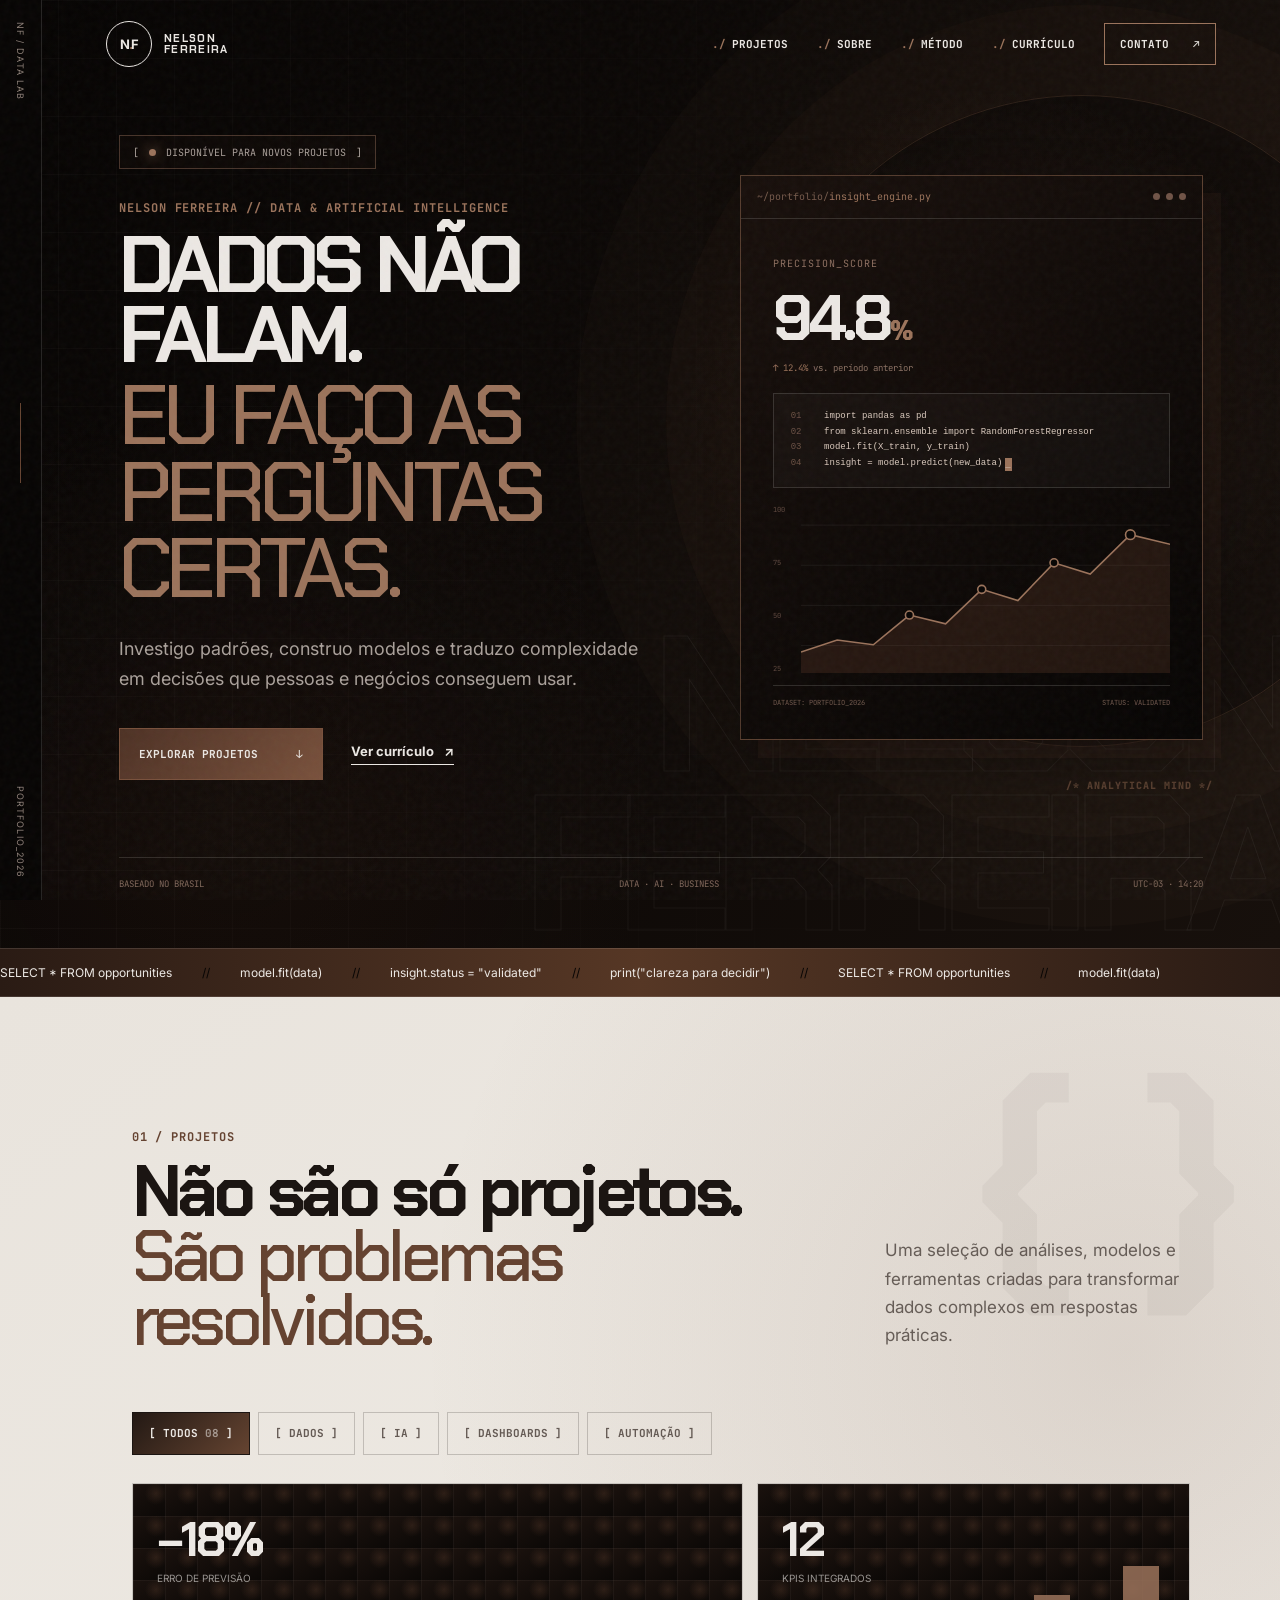
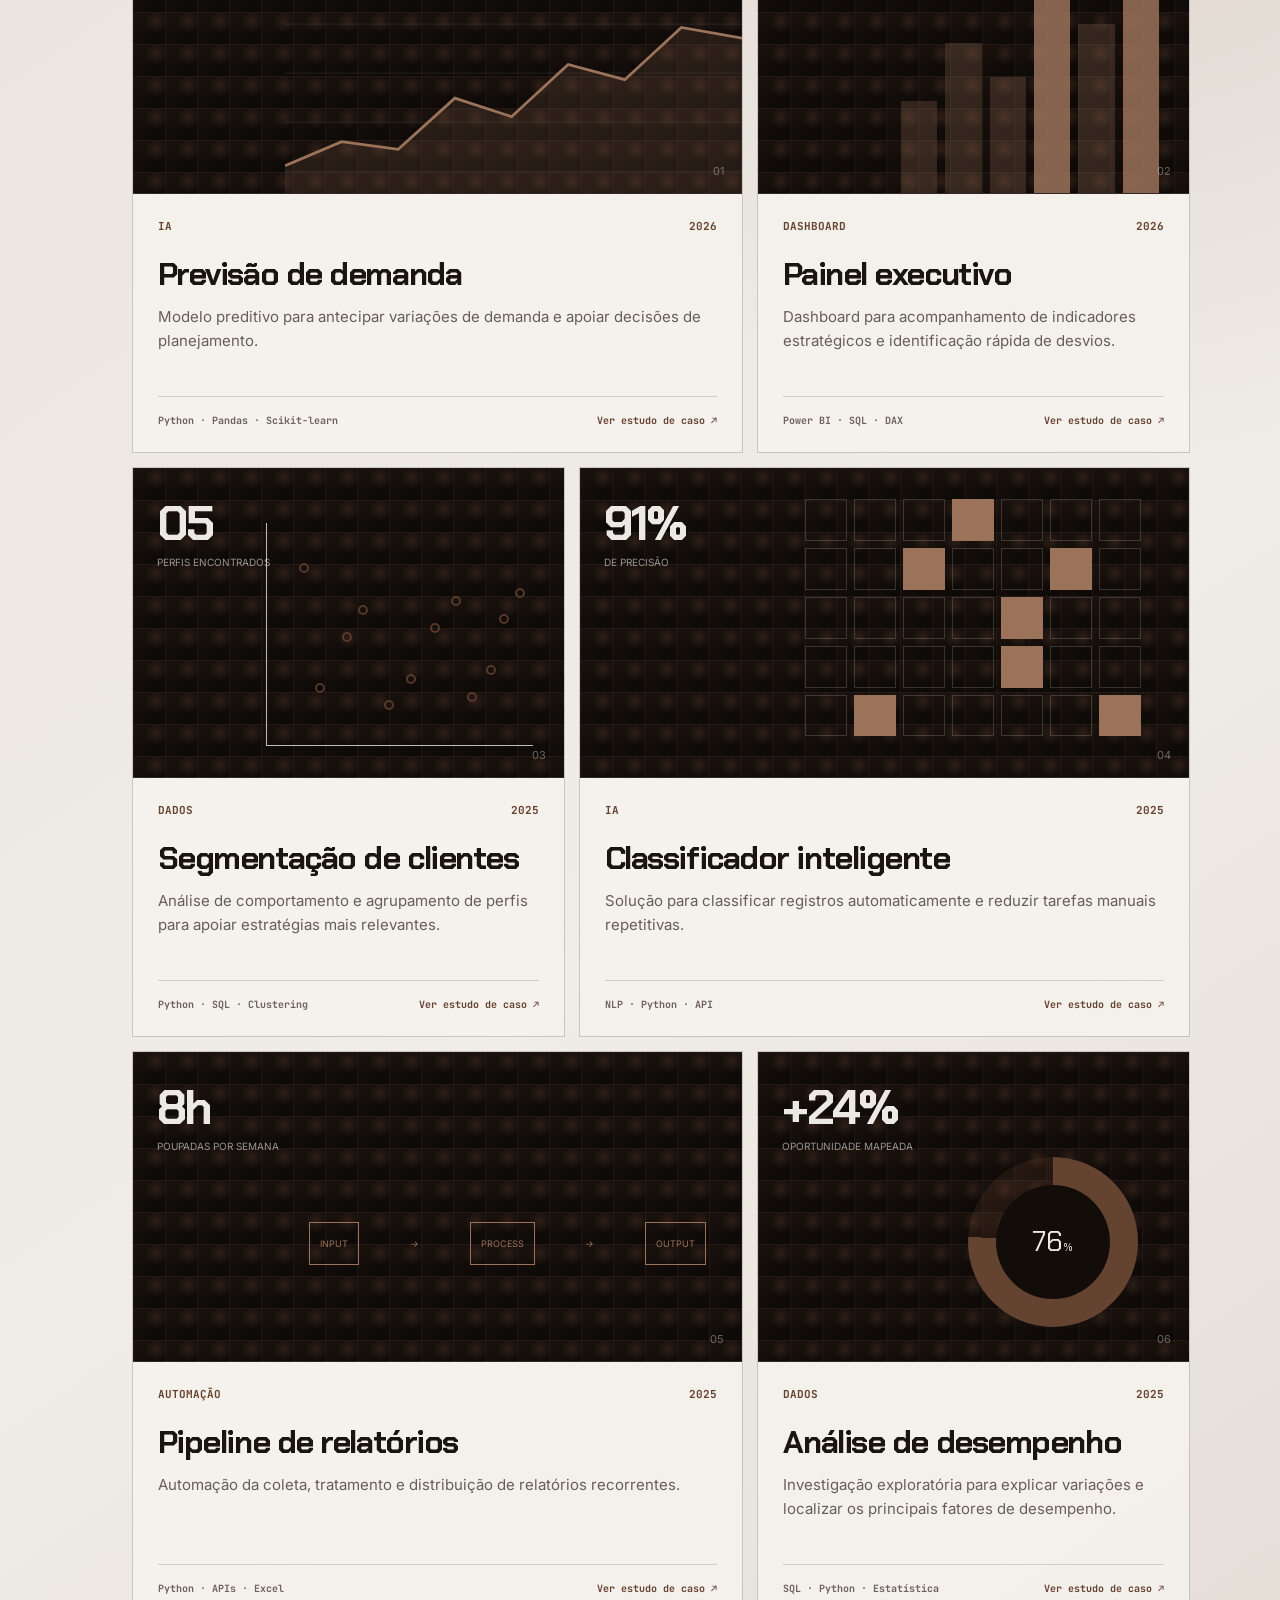
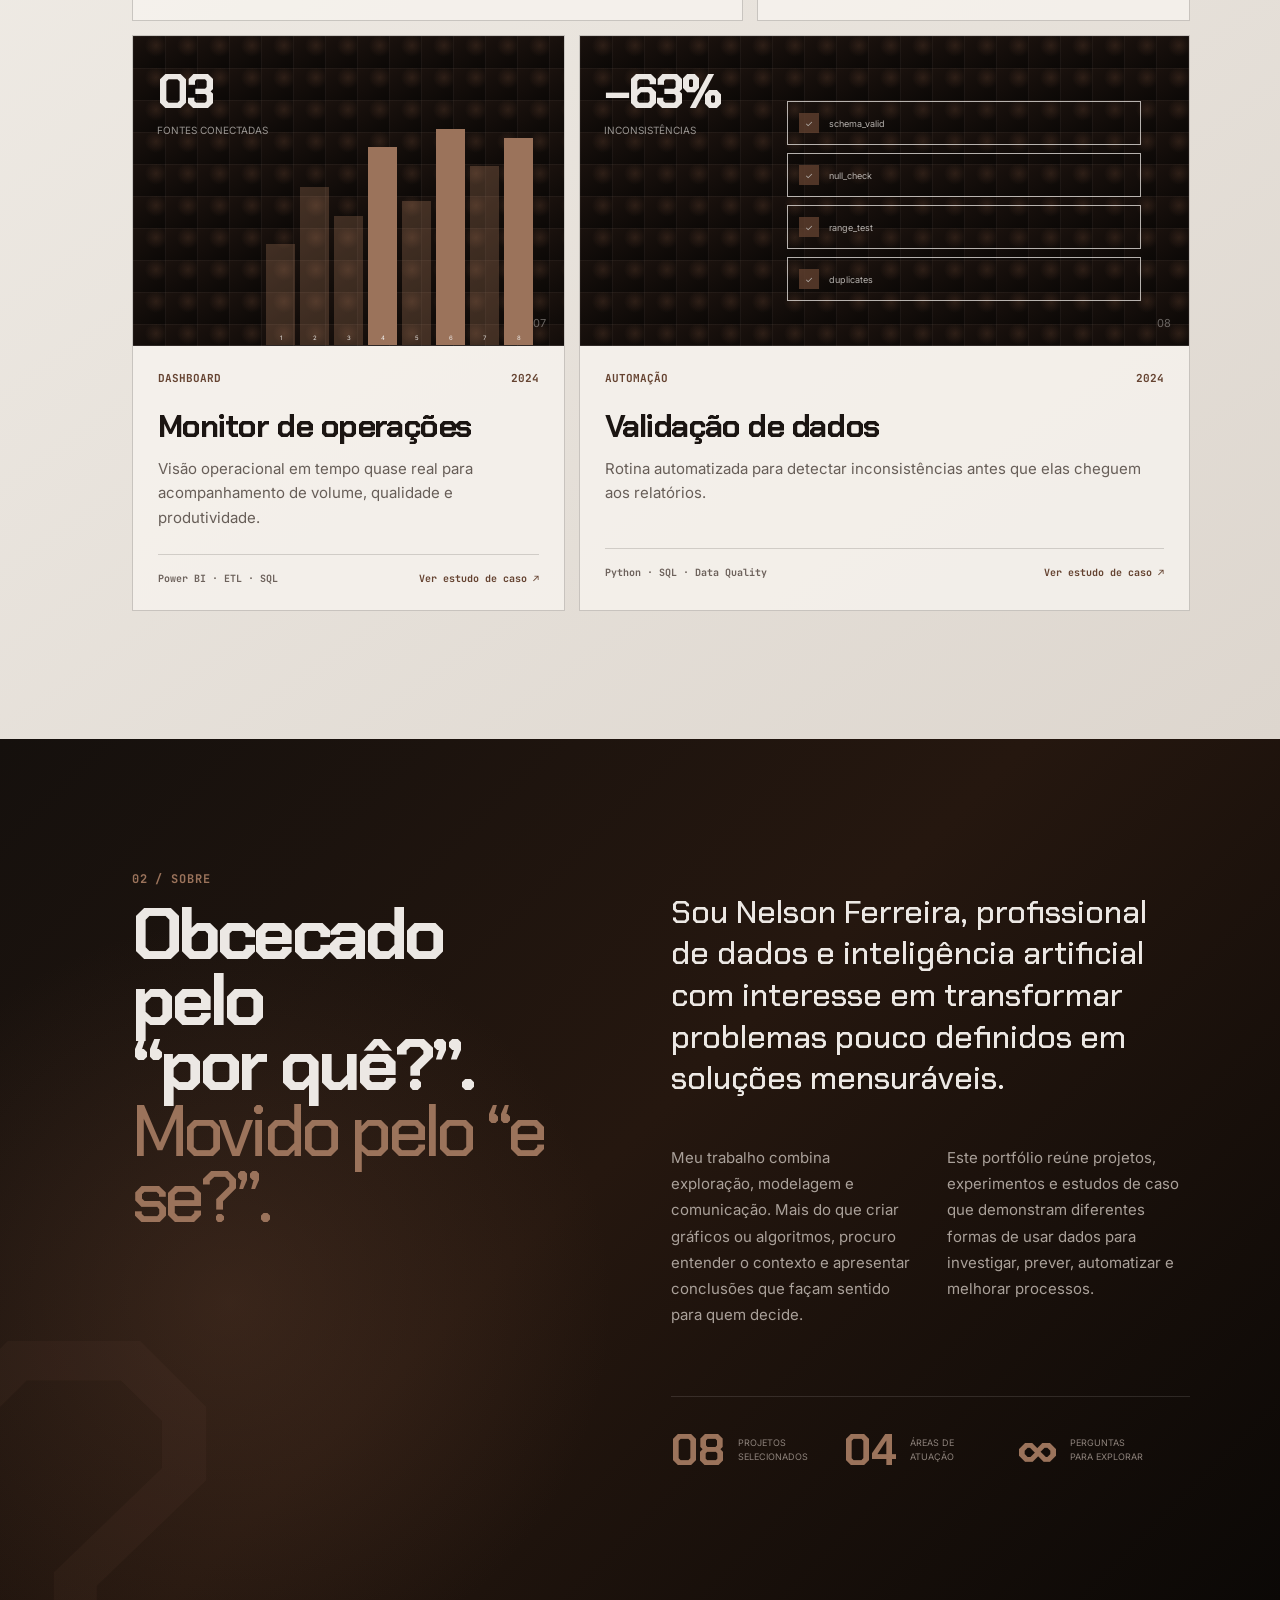
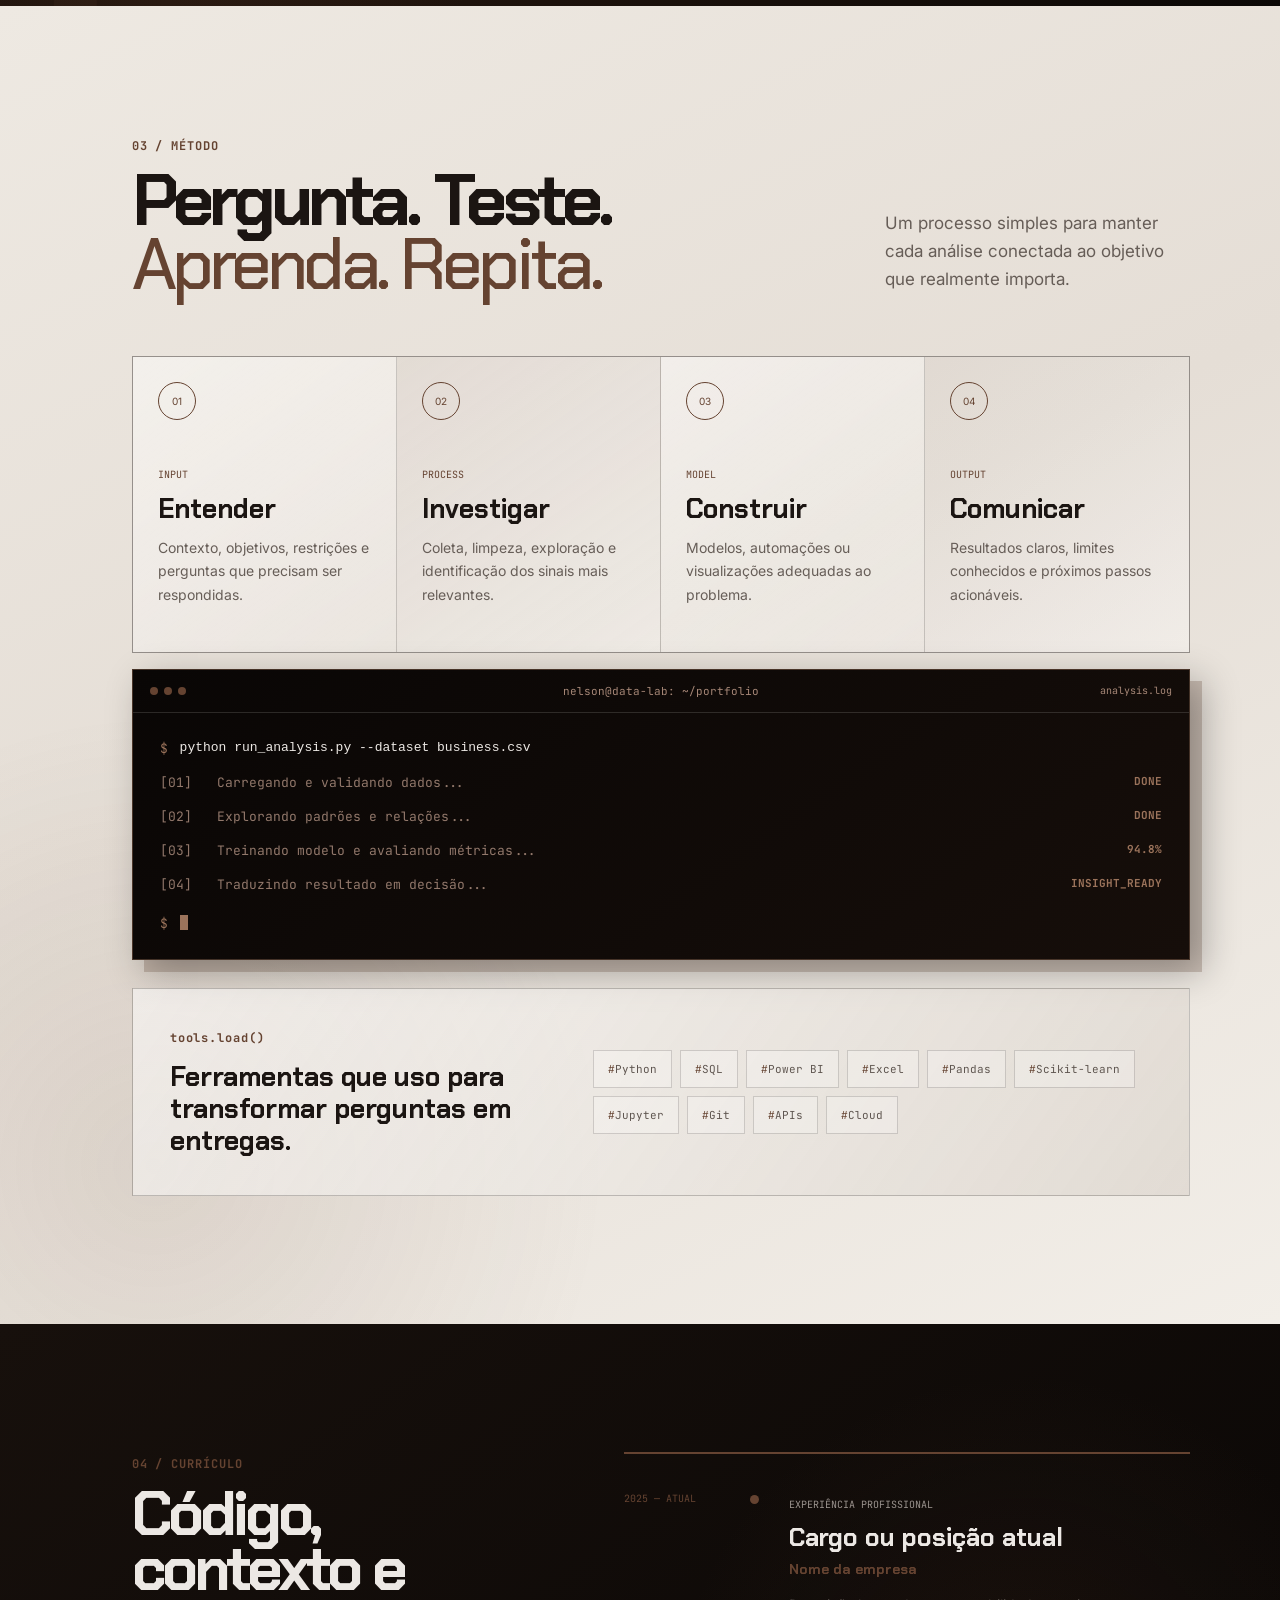
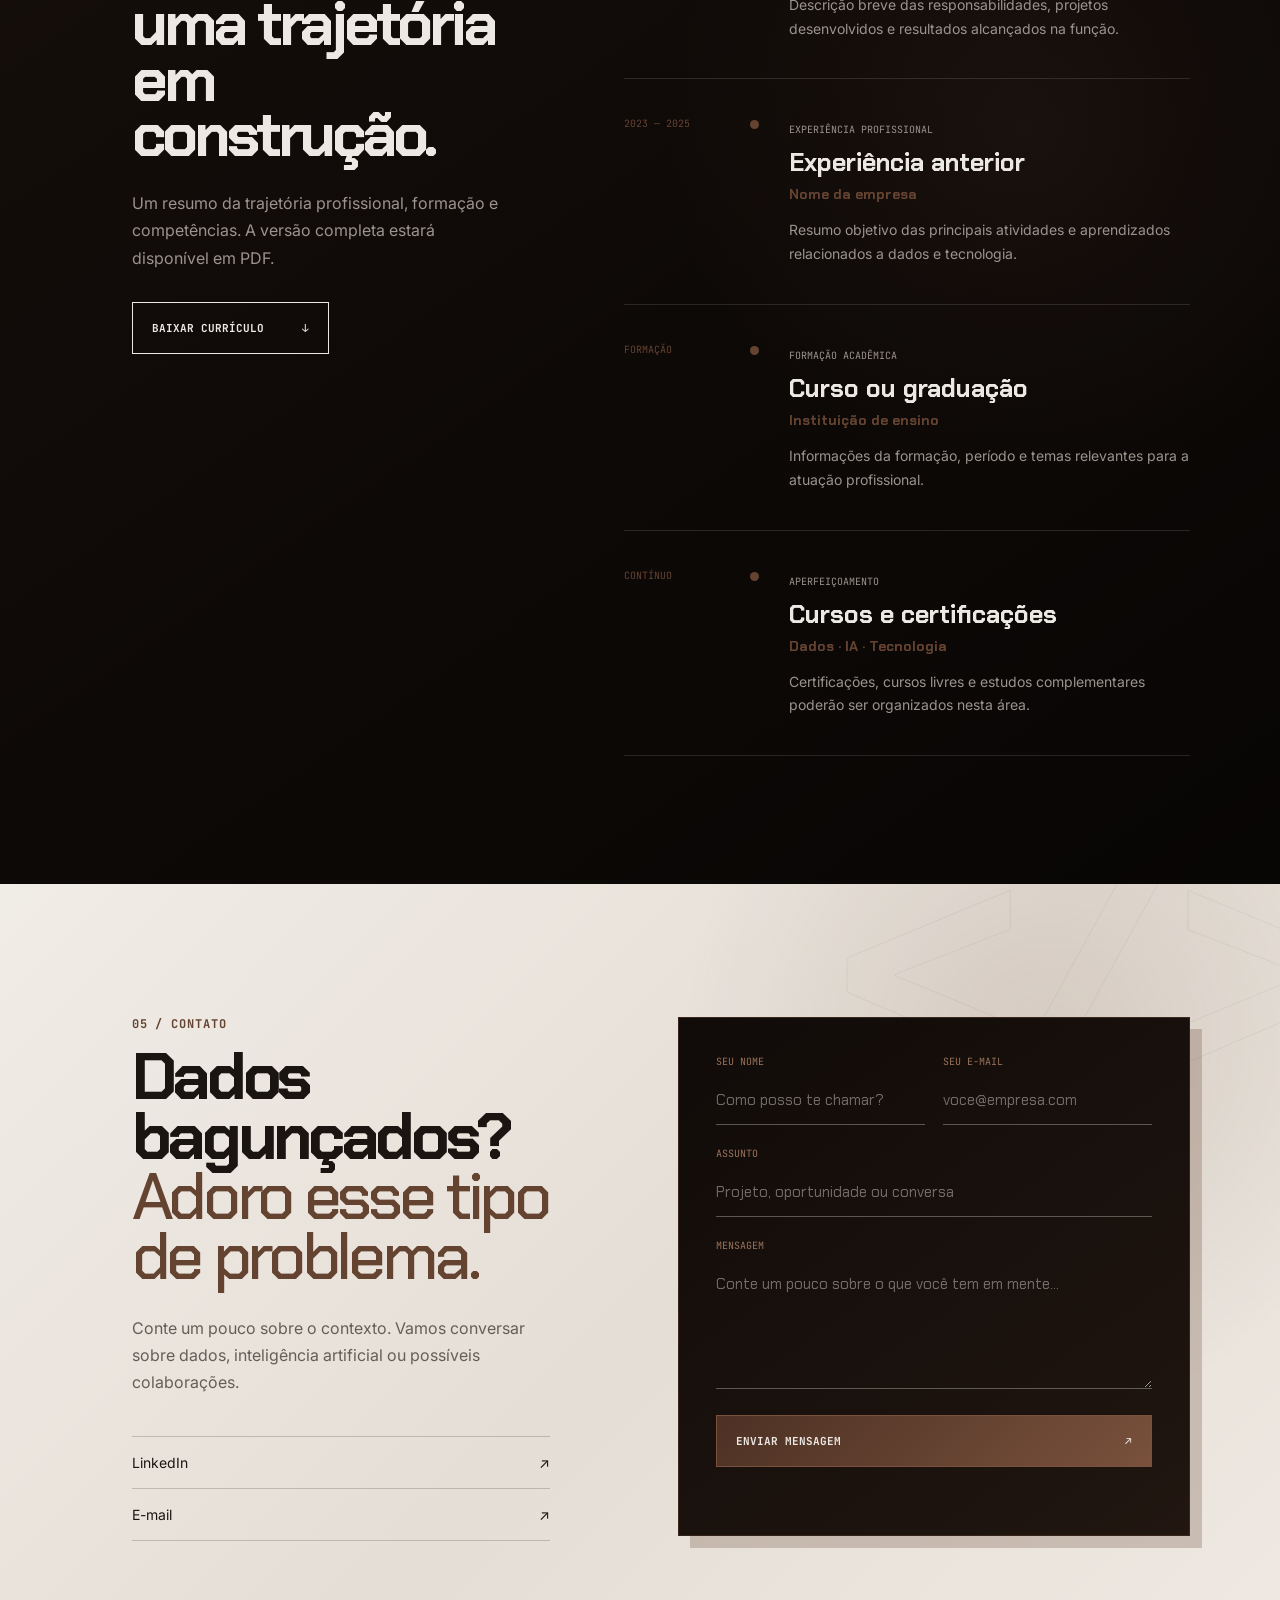
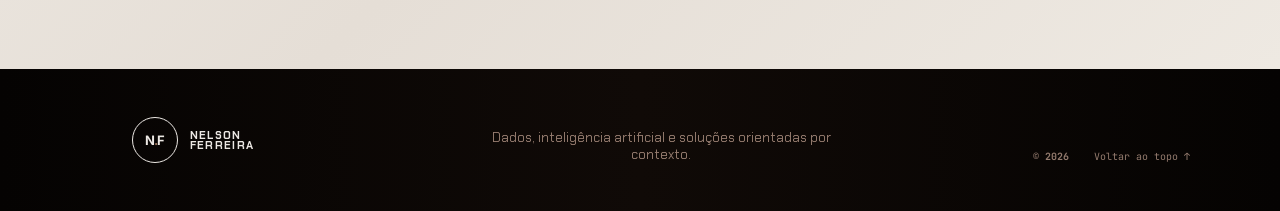
<file: index.html>
<!doctype html>
<html lang="pt-BR">
  <head>
    <meta charset="UTF-8" />
    <meta name="viewport" content="width=device-width, initial-scale=1.0" />
    <meta name="description" content="Portfólio de Nelson Ferreira — Análise de Dados e Inteligência Artificial." />
    <meta name="theme-color" content="#1f1713" />
    <title>Nelson Ferreira — Dados & Inteligência Artificial</title>
    <link rel="preconnect" href="https://fonts.googleapis.com" />
    <link rel="preconnect" href="https://fonts.gstatic.com" crossorigin />
    <link href="https://fonts.googleapis.com/css2?family=Chakra+Petch:wght@400;500;600;700&family=Inter:wght@400;500;600;700&family=JetBrains+Mono:wght@400;500;600;700&display=swap" rel="stylesheet" />
    <link rel="stylesheet" href="style.css" />
  </head>
  <body>
    <div class="boot-screen" id="bootScreen" aria-hidden="true"><div><span>NF.OS</span><strong>Inicializando portfólio</strong><p id="bootLog">carregando projetos...</p><i></i></div></div>
    <div class="custom-cursor" id="customCursor" aria-hidden="true"><span>VIEW</span></div>
    <aside class="system-rail" aria-hidden="true"><span>NF / DATA LAB</span><i></i><small>PORTFOLIO_2026</small></aside>
    <div class="noise" aria-hidden="true"></div>
    <div class="scroll-progress" id="scrollProgress" aria-hidden="true"></div>

    <header class="site-header" id="siteHeader">
      <a class="logo" href="#inicio" aria-label="Nelson Ferreira — início">
        <span class="logo__mark">N<span>.</span>F</span>
        <span class="logo__text">NELSON<br />FERREIRA</span>
      </a>

      <button class="nav-toggle" id="navToggle" type="button" aria-label="Abrir menu" aria-expanded="false" aria-controls="mainNav">
        <span></span><span></span>
      </button>

      <nav class="main-nav" id="mainNav">
        <a href="#projetos">Projetos</a>
        <a href="#sobre">Sobre</a>
        <a href="#metodo">Método</a>
        <a href="#curriculo">Currículo</a>
        <a class="nav-contact" href="#contato">Contato <span>↗</span></a>
      </nav>
      <button class="nav-backdrop" id="navBackdrop" type="button" aria-label="Fechar menu" tabindex="-1"></button>
    </header>

    <main>
      <section class="hero" id="inicio">
        <div class="hero__copy reveal">
          <div class="availability"><i></i> Disponível para novos projetos</div>
          <p class="eyebrow">NELSON FERREIRA // DATA & ARTIFICIAL INTELLIGENCE</p>
          <h1>Dados não falam.<br /><em>Eu faço as perguntas certas.</em></h1>
          <p class="hero__lead">Investigo padrões, construo modelos e traduzo complexidade em decisões que pessoas e negócios conseguem usar.</p>
          <div class="hero__actions">
            <a class="button button--dark" href="#projetos">Explorar projetos <span>↓</span></a>
            <a class="text-link" href="#curriculo">Ver currículo <span>↗</span></a>
          </div>
        </div>

        <div class="hero-signature reveal" aria-hidden="true"><span>NELSON</span><i>/* ANALYTICAL MIND */</i><strong>FERREIRA</strong></div>

        <div class="hero-visual reveal" aria-label="Visualização abstrata de dados">
          <div class="hero-visual__bar">
            <span>insight_engine.py</span>
            <div><i></i><i></i><i></i></div>
          </div>
          <div class="hero-visual__body">
            <div class="metric">
              <span>PRECISION_SCORE</span>
              <strong>94.8<small>%</small></strong>
              <p><i>↑ 12.4%</i> vs. período anterior</p>
            </div>
            <pre class="hero-code"><code><span>01</span> import pandas as pd
<span>02</span> from sklearn.ensemble import RandomForestRegressor
<span>03</span> model.fit(X_train, y_train)
<span>04</span> insight = model.predict(new_data)<i>_</i></code></pre>
            <div class="chart-wrap">
              <div class="chart-axis"><span>100</span><span>75</span><span>50</span><span>25</span></div>
              <svg viewBox="0 0 460 210" role="img" aria-label="Gráfico de evolução">
                <defs>
                  <linearGradient id="areaBrown" x1="0" y1="0" x2="0" y2="1">
                    <stop offset="0" stop-color="#8b5e45" stop-opacity=".34" />
                    <stop offset="1" stop-color="#8b5e45" stop-opacity="0" />
                  </linearGradient>
                </defs>
                <path class="chart-grid" d="M0 25H460M0 75H460M0 125H460M0 175H460" />
                <path class="chart-area" d="M0 183 L45 168 L90 174 L135 137 L180 148 L225 105 L270 119 L315 72 L360 86 L410 37 L460 49 L460 210 L0 210Z" />
                <path class="chart-line" d="M0 183 L45 168 L90 174 L135 137 L180 148 L225 105 L270 119 L315 72 L360 86 L410 37 L460 49" />
                <g class="chart-points"><circle cx="135" cy="137" r="5" /><circle cx="225" cy="105" r="5" /><circle cx="315" cy="72" r="5" /><circle cx="410" cy="37" r="6" /></g>
              </svg>
            </div>
            <div class="hero-visual__footer"><span>DATASET: PORTFOLIO_2026</span><span>STATUS: VALIDATED</span></div>
          </div>
        </div>

        <div class="hero__meta reveal">
          <span>BASEADO NO BRASIL</span>
          <span>DATA · AI · BUSINESS</span>
          <span id="localTime">UTC−03 · 00:00</span>
        </div>
      </section>

      <div class="code-ticker" aria-hidden="true">
        <div><span>SELECT * FROM opportunities</span><i>//</i><span>model.fit(data)</span><i>//</i><span>insight.status = "validated"</span><i>//</i><span>print("clareza para decidir")</span><i>//</i><span>SELECT * FROM opportunities</span><i>//</i><span>model.fit(data)</span></div>
      </div>

      <section class="projects section" id="projetos">
        <div class="section-head reveal">
          <div>
            <span class="section-index">01 / PROJETOS</span>
            <h2>Não são só projetos.<br /><em>São problemas resolvidos.</em></h2>
          </div>
          <p>Uma seleção de análises, modelos e ferramentas criadas para transformar dados complexos em respostas práticas.</p>
        </div>

        <div class="filter-row reveal" id="filterRow" aria-label="Filtrar projetos">
          <button class="is-active" type="button" data-filter="Todos">Todos <span>08</span></button>
          <button type="button" data-filter="Dados">Dados</button>
          <button type="button" data-filter="IA">IA</button>
          <button type="button" data-filter="Dashboard">Dashboards</button>
          <button type="button" data-filter="Automação">Automação</button>
        </div>

        <div class="projects-grid" id="projectsGrid"></div>
      </section>

      <section class="about section" id="sobre">
        <div class="about__intro reveal">
          <span class="section-index">02 / SOBRE</span>
          <h2>Obcecado pelo<br />“por quê?”.<br /><em>Movido pelo “e se?”.</em></h2>
        </div>
        <div class="about__content reveal">
          <p class="about__lead">Sou Nelson Ferreira, profissional de dados e inteligência artificial com interesse em transformar problemas pouco definidos em soluções mensuráveis.</p>
          <div class="about__columns">
            <p>Meu trabalho combina exploração, modelagem e comunicação. Mais do que criar gráficos ou algoritmos, procuro entender o contexto e apresentar conclusões que façam sentido para quem decide.</p>
            <p>Este portfólio reúne projetos, experimentos e estudos de caso que demonstram diferentes formas de usar dados para investigar, prever, automatizar e melhorar processos.</p>
          </div>
          <div class="about__stats">
            <article><strong>08</strong><span>PROJETOS<br />SELECIONADOS</span></article>
            <article><strong>04</strong><span>ÁREAS DE<br />ATUAÇÃO</span></article>
            <article><strong>∞</strong><span>PERGUNTAS<br />PARA EXPLORAR</span></article>
          </div>
        </div>
      </section>

      <section class="method section" id="metodo">
        <div class="section-head reveal">
          <div><span class="section-index">03 / MÉTODO</span><h2>Pergunta. Teste.<br /><em>Aprenda. Repita.</em></h2></div>
          <p>Um processo simples para manter cada análise conectada ao objetivo que realmente importa.</p>
        </div>

        <div class="method-flow reveal">
          <article><span>01</span><small>INPUT</small><h3>Entender</h3><p>Contexto, objetivos, restrições e perguntas que precisam ser respondidas.</p></article>
          <article><span>02</span><small>PROCESS</small><h3>Investigar</h3><p>Coleta, limpeza, exploração e identificação dos sinais mais relevantes.</p></article>
          <article><span>03</span><small>MODEL</small><h3>Construir</h3><p>Modelos, automações ou visualizações adequadas ao problema.</p></article>
          <article><span>04</span><small>OUTPUT</small><h3>Comunicar</h3><p>Resultados claros, limites conhecidos e próximos passos acionáveis.</p></article>
        </div>

        <div class="data-terminal reveal" aria-label="Terminal demonstrando fluxo de análise">
          <div class="data-terminal__bar"><div><i></i><i></i><i></i></div><span>nelson@data-lab: ~/portfolio</span><small>analysis.log</small></div>
          <div class="data-terminal__body">
            <div class="terminal-command"><span>$</span><code>python run_analysis.py --dataset business.csv</code></div>
            <div class="terminal-output"><span>[01]</span><p>Carregando e validando dados...</p><strong>DONE</strong></div>
            <div class="terminal-output"><span>[02]</span><p>Explorando padrões e relações...</p><strong>DONE</strong></div>
            <div class="terminal-output"><span>[03]</span><p>Treinando modelo e avaliando métricas...</p><strong>94.8%</strong></div>
            <div class="terminal-output"><span>[04]</span><p>Traduzindo resultado em decisão...</p><strong>INSIGHT_READY</strong></div>
            <div class="terminal-cursor"><span>$</span><i></i></div>
          </div>
        </div>

        <div class="stack reveal">
          <div class="stack__copy"><span class="code-label">tools.load()</span><h3>Ferramentas que uso para transformar perguntas em entregas.</h3></div>
          <div class="stack__list">
            <span>Python</span><span>SQL</span><span>Power BI</span><span>Excel</span><span>Pandas</span><span>Scikit-learn</span><span>Jupyter</span><span>Git</span><span>APIs</span><span>Cloud</span>
          </div>
        </div>
      </section>

      <section class="resume section" id="curriculo">
        <div class="resume__sticky reveal">
          <span class="section-index">04 / CURRÍCULO</span>
          <h2>Código, contexto e uma trajetória em construção.</h2>
          <p>Um resumo da trajetória profissional, formação e competências. A versão completa estará disponível em PDF.</p>
          <a class="button button--outline" href="#" aria-label="Baixar currículo em PDF">Baixar currículo <span>↓</span></a>
        </div>

        <div class="timeline reveal">
          <article>
            <div><span>2025 — ATUAL</span><i></i></div>
            <section><small>EXPERIÊNCIA PROFISSIONAL</small><h3>Cargo ou posição atual</h3><strong>Nome da empresa</strong><p>Descrição breve das responsabilidades, projetos desenvolvidos e resultados alcançados na função.</p></section>
          </article>
          <article>
            <div><span>2023 — 2025</span><i></i></div>
            <section><small>EXPERIÊNCIA PROFISSIONAL</small><h3>Experiência anterior</h3><strong>Nome da empresa</strong><p>Resumo objetivo das principais atividades e aprendizados relacionados a dados e tecnologia.</p></section>
          </article>
          <article>
            <div><span>FORMAÇÃO</span><i></i></div>
            <section><small>FORMAÇÃO ACADÊMICA</small><h3>Curso ou graduação</h3><strong>Instituição de ensino</strong><p>Informações da formação, período e temas relevantes para a atuação profissional.</p></section>
          </article>
          <article>
            <div><span>CONTÍNUO</span><i></i></div>
            <section><small>APERFEIÇOAMENTO</small><h3>Cursos e certificações</h3><strong>Dados · IA · Tecnologia</strong><p>Certificações, cursos livres e estudos complementares poderão ser organizados nesta área.</p></section>
          </article>
        </div>
      </section>

      <section class="contact section" id="contato">
        <div class="contact__copy reveal">
          <span class="section-index">05 / CONTATO</span>
          <h2>Dados bagunçados?<br /><em>Adoro esse tipo de problema.</em></h2>
          <p>Conte um pouco sobre o contexto. Vamos conversar sobre dados, inteligência artificial ou possíveis colaborações.</p>
          <div class="contact__links">
            <a href="https://www.linkedin.com/" target="_blank" rel="noreferrer"><span>LinkedIn</span><i>↗</i></a>
            <a href="mailto:nelson@email.com"><span>E-mail</span><i>↗</i></a>
          </div>
        </div>

        <form class="contact-form reveal" id="contactForm">
          <div class="form-row">
            <label><span>SEU NOME</span><input type="text" name="name" placeholder="Como posso te chamar?" required /></label>
            <label><span>SEU E-MAIL</span><input type="email" name="email" placeholder="voce@empresa.com" required /></label>
          </div>
          <label><span>ASSUNTO</span><input type="text" name="subject" placeholder="Projeto, oportunidade ou conversa" required /></label>
          <label><span>MENSAGEM</span><textarea name="message" rows="5" placeholder="Conte um pouco sobre o que você tem em mente..." required></textarea></label>
          <button class="button button--dark" type="submit">Enviar mensagem <span>↗</span></button>
          <p class="form-status" id="formStatus" role="status"></p>
        </form>
      </section>
    </main>

    <footer class="site-footer">
      <a class="logo logo--footer" href="#inicio"><span class="logo__mark">N<span>.</span>F</span><span class="logo__text">NELSON<br />FERREIRA</span></a>
      <p>Dados, inteligência artificial e soluções orientadas por contexto.</p>
      <div><span>© <b id="currentYear">2026</b></span><a href="#inicio">Voltar ao topo ↑</a></div>
    </footer>

    <script src="projects-data.js"></script>
    <script src="script.js"></script>
  </body>
</html>
</file>
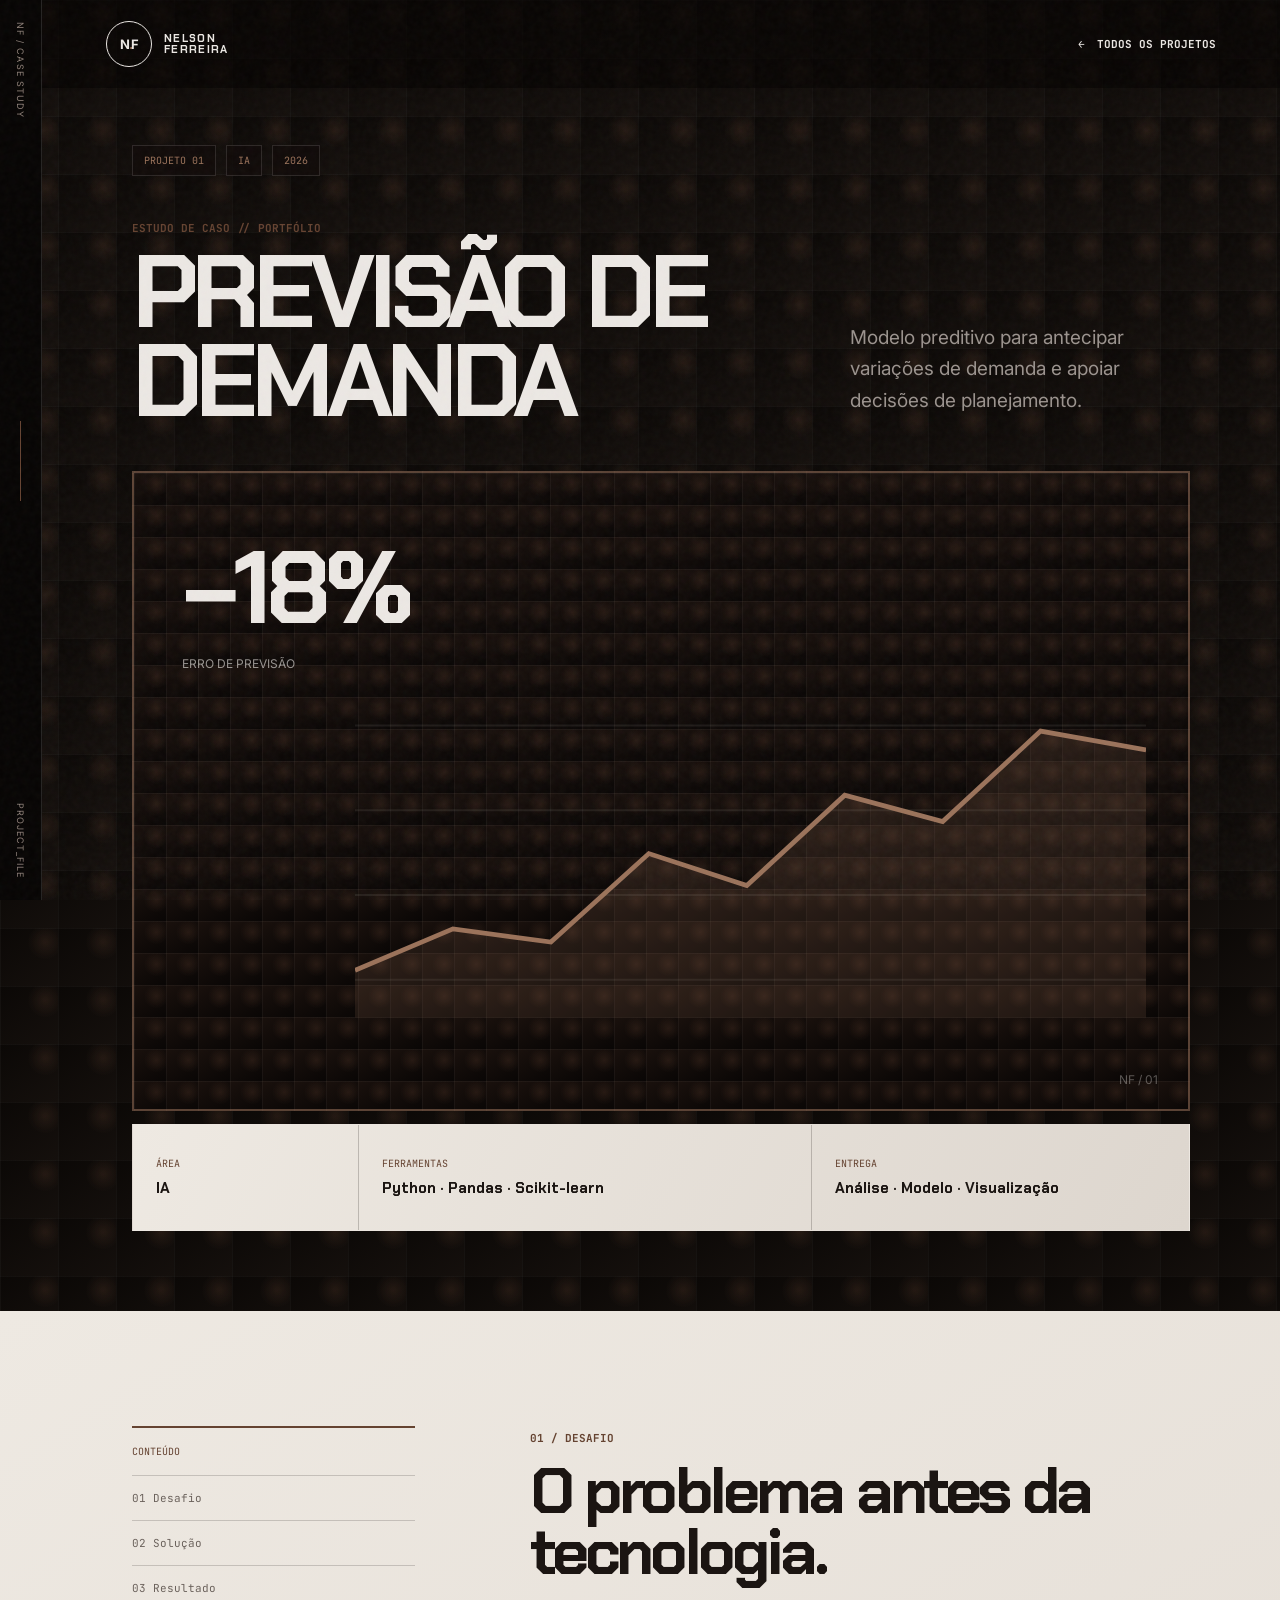
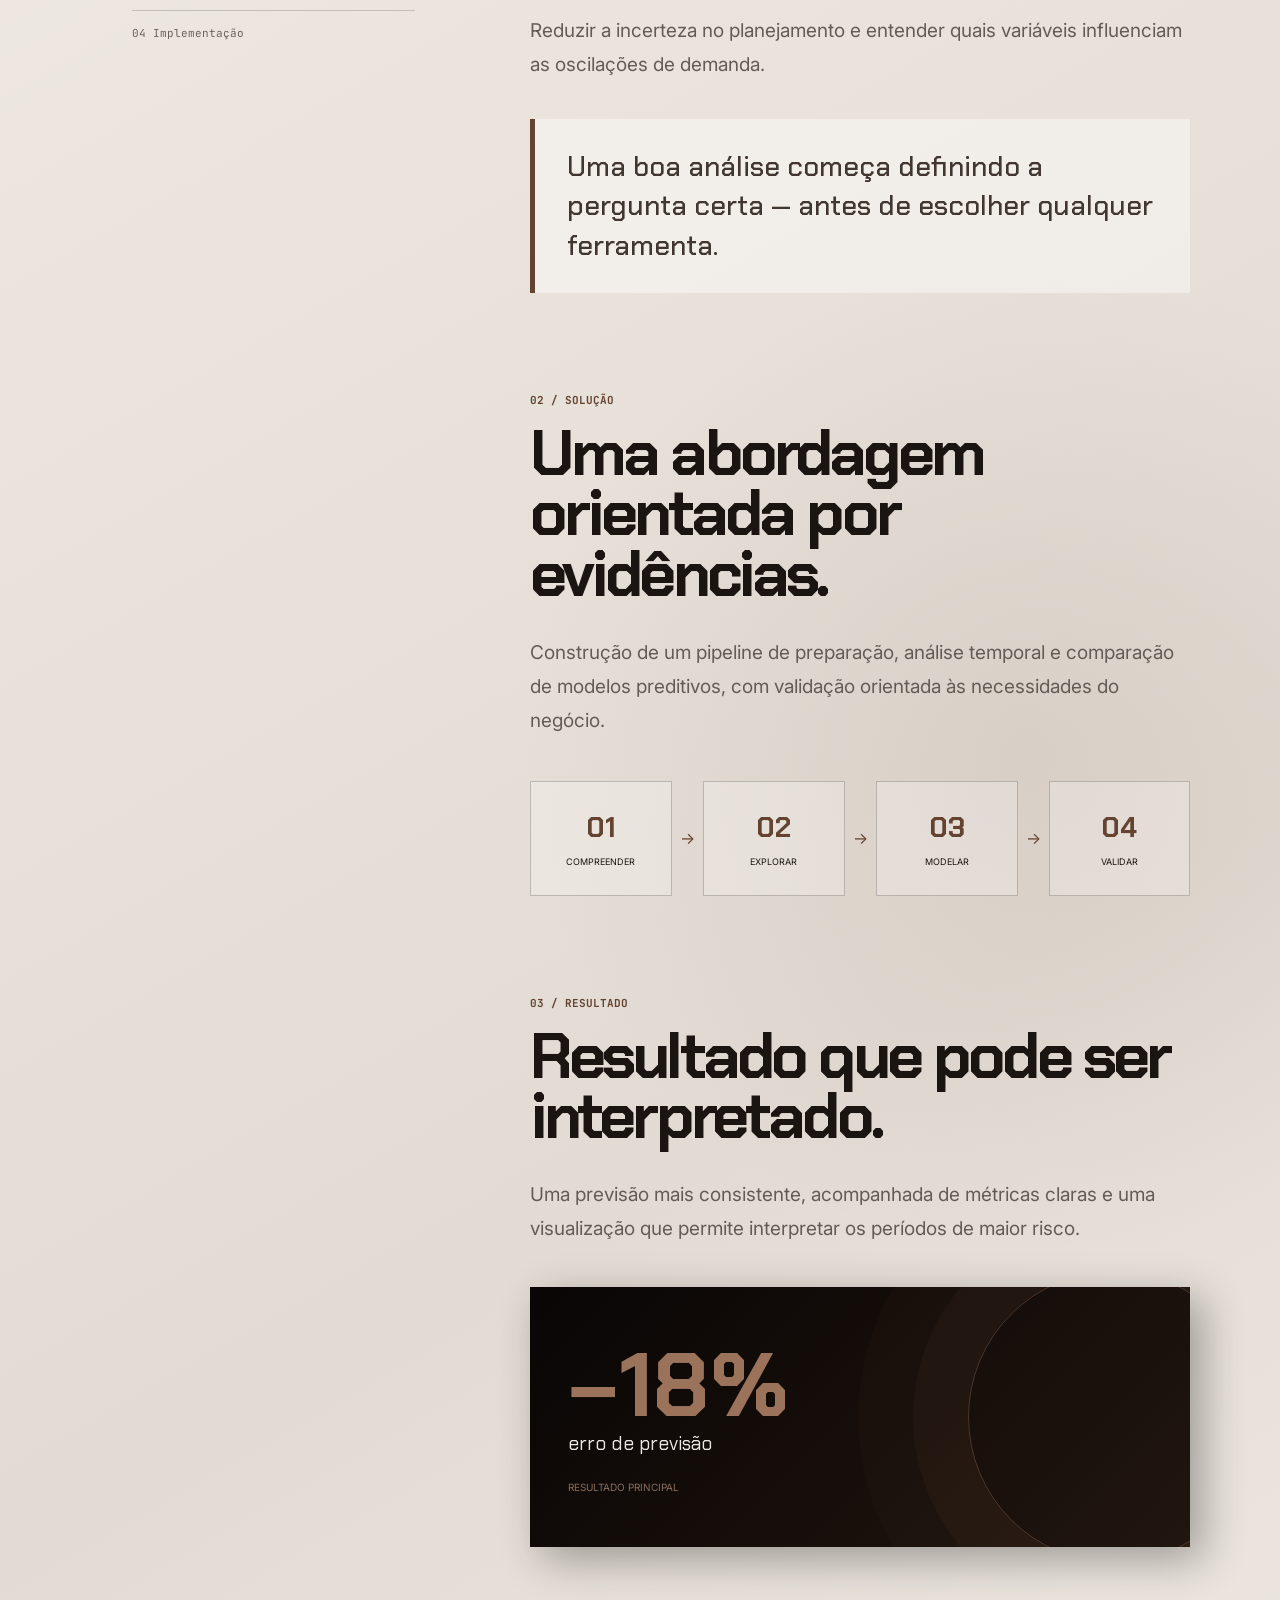
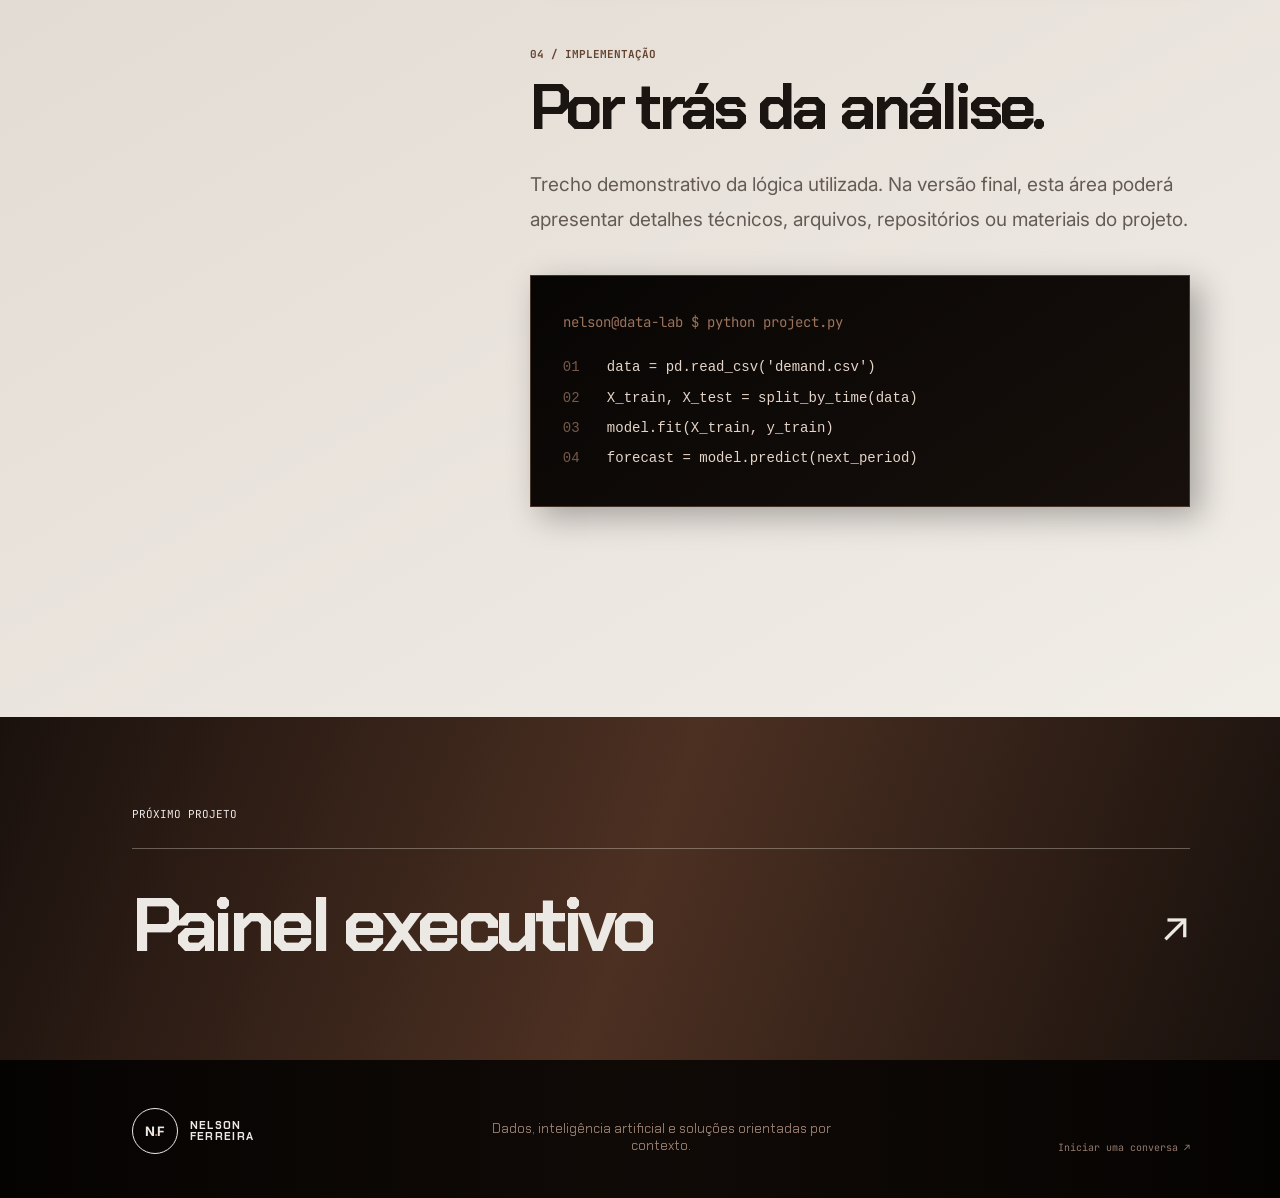
<file: projeto.html>
<!doctype html>
<html lang="pt-BR">
  <head>
    <meta charset="UTF-8" />
    <meta name="viewport" content="width=device-width, initial-scale=1.0" />
    <meta name="description" content="Estudo de caso do portfólio de Nelson Ferreira." />
    <meta name="theme-color" content="#1f1713" />
    <title>Projeto — Nelson Ferreira</title>
    <link rel="preconnect" href="https://fonts.googleapis.com" />
    <link rel="preconnect" href="https://fonts.gstatic.com" crossorigin />
    <link href="https://fonts.googleapis.com/css2?family=Chakra+Petch:wght@400;500;600;700&family=Inter:wght@400;500;600;700&family=JetBrains+Mono:wght@400;500;600;700&display=swap" rel="stylesheet" />
    <link rel="stylesheet" href="style.css" />
  </head>
  <body class="project-page">
    <div class="custom-cursor" id="customCursor" aria-hidden="true"><span>VIEW</span></div>
    <aside class="system-rail" aria-hidden="true"><span>NF / CASE STUDY</span><i></i><small>PROJECT_FILE</small></aside>
    <div class="noise" aria-hidden="true"></div>
    <div class="scroll-progress" id="scrollProgress" aria-hidden="true"></div>
    <header class="site-header site-header--project" id="siteHeader">
      <a class="logo" href="index.html"><span class="logo__mark">N<span>.</span>F</span><span class="logo__text">NELSON<br />FERREIRA</span></a>
      <a class="back-link" href="index.html#projetos"><span>←</span> Todos os projetos</a>
    </header>

    <main id="projectPageContent"></main>

    <footer class="site-footer">
      <a class="logo logo--footer" href="index.html"><span class="logo__mark">N<span>.</span>F</span><span class="logo__text">NELSON<br />FERREIRA</span></a>
      <p>Dados, inteligência artificial e soluções orientadas por contexto.</p>
      <div><a href="index.html#contato">Iniciar uma conversa ↗</a></div>
    </footer>
    <script src="projects-data.js"></script>
    <script src="projeto.js"></script>
  </body>
</html>
</file>
<file: style.css>
:root {
  --espresso: #070504;
  --ink: #100b09;
  --clay: #654331;
  --clay-light: #9b735b;
  --sand: #1a120e;
  --paper: #0c0907;
  --cream: #ece8e4;
  --muted: #9b938e;
  --line: rgba(236, 232, 228, .13);
  --line-light: rgba(236, 232, 228, .15);
  --display: "Chakra Petch", sans-serif;
  --serif: "Chakra Petch", sans-serif;
  --body: "Inter", sans-serif;
  --mono: "JetBrains Mono", monospace;
  --offwhite: #e9e4dd;
  --offwhite-2: #ddd6ce;
  --dark-text: #1b1512;
}

* { box-sizing: border-box; }
html { scroll-behavior: smooth; }
body { margin: 0; overflow-x: hidden; background: var(--paper); color: var(--cream); font-family: var(--body); -webkit-font-smoothing: antialiased; }
body.dialog-open, body.nav-open { overflow: hidden; }
a { color: inherit; }
button, input, textarea { font: inherit; }
h1, h2, h3, p { margin-top: 0; }
h1, h2, h3 { font-family: var(--display); }
em { font-family: var(--display); font-style: normal; font-weight: 500; }

.noise { position: fixed; inset: 0; z-index: 90; opacity: .045; background-image: url("data:image/svg+xml,%3Csvg viewBox='0 0 180 180' xmlns='http://www.w3.org/2000/svg'%3E%3Cfilter id='n'%3E%3CfeTurbulence type='fractalNoise' baseFrequency='.8' numOctaves='4' stitchTiles='stitch'/%3E%3C/filter%3E%3Crect width='100%25' height='100%25' filter='url(%23n)' opacity='.8'/%3E%3C/svg%3E"); pointer-events: none; }
.scroll-progress { position: fixed; top: 0; left: 0; z-index: 120; width: 0; height: 4px; background: var(--clay-light); }
.system-rail { position: fixed; inset: 0 auto 0 0; z-index: 60; display: flex; width: 42px; align-items: center; justify-content: space-between; padding: 22px 0; border-right: 1px solid rgba(255,250,242,.12); background: var(--espresso); color: var(--sand); writing-mode: vertical-rl; }.system-rail span, .system-rail small { font-size: 9px; letter-spacing: .12em; }.system-rail i { width: 1px; height: 80px; background: var(--clay); }
.custom-cursor { position: fixed; top: 0; left: 0; z-index: 200; display: grid; width: 52px; height: 52px; place-items: center; border: 1px solid var(--clay); border-radius: 50%; background: rgba(152,92,63,.12); color: var(--cream); opacity: 0; pointer-events: none; transform: translate(-50%,-50%); transition: width .2s ease,height .2s ease,opacity .2s ease,background .2s ease; backdrop-filter: blur(3px); }.custom-cursor span { font-size: 8px; font-weight: 700; }.custom-cursor.is-visible { opacity: 1; }.custom-cursor.is-link { width: 72px; height: 72px; background: var(--clay); }

.boot-screen { position: fixed; inset: 0; z-index: 300; display: grid; place-items: center; background: var(--espresso); color: var(--cream); transition: opacity .55s ease,visibility .55s ease; }.boot-screen.is-hidden { visibility: hidden; opacity: 0; }.boot-screen > div { width: min(calc(100% - 45px),520px); }.boot-screen span { color: var(--clay-light); font-size: 12px; }.boot-screen strong { display: block; margin: 18px 0 8px; font-family: var(--display); font-size: clamp(30px,5vw,55px); line-height: 1; }.boot-screen p { color: #9c8375; font-size: 12px; }.boot-screen i { display: block; width: 100%; height: 3px; margin-top: 28px; overflow: hidden; background: rgba(255,255,255,.1); }.boot-screen i::after { display: block; width: 45%; height: 100%; background: var(--clay); content: ""; animation: bootLoad .8s ease forwards; }
@keyframes bootLoad { from { transform: translateX(-100%); } to { transform: translateX(222%); } }

.site-header { position: fixed; top: 0; right: 0; left: 42px; z-index: 50; display: flex; height: 88px; align-items: center; justify-content: space-between; padding: 0 clamp(22px,5vw,78px); border-bottom: 1px solid transparent; color: var(--cream); transition: .3s ease; }.site-header.is-scrolled { height: 70px; border-color: var(--line-light); background: rgba(27,16,12,.9); backdrop-filter: blur(16px); }
.logo { display: inline-flex; align-items: center; gap: 12px; text-decoration: none; }.logo__mark { display: flex; width: 46px; height: 46px; align-items: center; justify-content: center; border: 1px solid currentColor; border-radius: 50%; font-size: 13px; font-weight: 700; letter-spacing: -.08em; }.logo__mark span { color: var(--clay-light); }.logo__text { font-family: var(--display); font-size: 11px; font-weight: 800; line-height: .95; letter-spacing: .12em; }
.main-nav { display: flex; align-items: center; gap: 29px; }.main-nav a { position: relative; font-size: 11px; font-weight: 700; text-decoration: none; text-transform: uppercase; }.main-nav a:not(.nav-contact)::before { margin-right: 6px; color: var(--clay-light); content: "./"; }.nav-contact { display: flex; min-height: 42px; align-items: center; gap: 24px; padding: 0 15px; border: 1px solid var(--clay-light); color: var(--cream); }.nav-contact:hover { background: var(--clay); }.nav-toggle,.nav-backdrop { display: none; }

.hero { position: relative; display: grid; min-height: 100svh; grid-template-columns: 1.08fr .92fr; align-items: center; gap: clamp(40px,6vw,100px); padding: 135px clamp(24px,6vw,100px) 58px calc(clamp(24px,6vw,100px) + 42px); overflow: hidden; background: var(--espresso); color: var(--cream); }.hero::before { position: absolute; inset: 0; background-image: linear-gradient(rgba(255,250,242,.035) 1px,transparent 1px),linear-gradient(90deg,rgba(255,250,242,.035) 1px,transparent 1px); background-size: 58px 58px; content: ""; mask-image: linear-gradient(to right,black,transparent 76%); }.hero::after { position: absolute; top: 10%; right: -10%; width: 650px; height: 650px; border: 1px solid rgba(200,142,109,.16); border-radius: 50%; box-shadow: 0 0 0 90px rgba(200,142,109,.025),0 0 0 180px rgba(200,142,109,.018); content: ""; }
.hero__copy,.hero-visual,.hero__meta { position: relative; z-index: 2; }.availability { display: inline-flex; min-height: 34px; align-items: center; gap: 10px; padding: 0 13px; border: 1px solid var(--line-light); color: var(--sand); font-size: 10px; text-transform: uppercase; }.availability::before { content: "["; }.availability::after { content: "]"; }.availability i { width: 7px; height: 7px; border-radius: 50%; background: var(--clay-light); box-shadow: 0 0 13px var(--clay-light); }
.eyebrow,.section-index,.code-label { color: var(--clay); font-size: 12px; font-weight: 700; letter-spacing: .08em; }.eyebrow { margin: 31px 0 14px; color: var(--clay-light); }
h1 { max-width: 890px; margin-bottom: 28px; font-size: clamp(55px,6.3vw,96px); line-height: .87; letter-spacing: -.07em; }.hero h1 em { display: inline-block; margin-top: 7px; color: var(--clay-light); font-size: 1.05em; line-height: .82; }.hero__lead { max-width: 680px; margin-bottom: 35px; color: #c4afa2; font-family: var(--display); font-size: 18px; line-height: 1.65; }
.hero__actions { display: flex; align-items: center; gap: 28px; }.button { display: inline-flex; min-height: 52px; align-items: center; justify-content: space-between; gap: 38px; padding: 0 19px; border: 1px solid currentColor; background: transparent; color: inherit; cursor: pointer; font-size: 11px; font-weight: 700; text-decoration: none; text-transform: uppercase; }.button--dark { border-color: var(--clay); background: var(--clay); color: var(--cream); }.button--dark:hover { background: var(--clay-light); }.button--outline:hover { background: var(--ink); color: var(--cream); }.text-link { display: inline-flex; gap: 10px; padding-bottom: 5px; border-bottom: 1px solid currentColor; font-size: 13px; font-weight: 700; text-decoration: none; }
.hero-signature { position: absolute; right: -1vw; bottom: 20px; z-index: 1; display: flex; flex-direction: column; align-items: flex-end; color: transparent; font-family: var(--display); font-size: clamp(90px,15vw,220px); font-weight: 800; line-height: .65; letter-spacing: -.09em; -webkit-text-stroke: 1px rgba(255,250,242,.07); pointer-events: none; }.hero-signature strong { font: inherit; }.hero-signature i { margin: 14px 80px; color: rgba(200,142,109,.35); font-family: var(--mono); font-size: 10px; font-style: normal; letter-spacing: .1em; -webkit-text-stroke: 0; }
.hero-visual { overflow: hidden; border: 1px solid rgba(200,142,109,.38); background: #120b08; box-shadow: 18px 18px 0 rgba(152,92,63,.2); transform: rotate(1deg); }.hero-visual__bar { display: flex; min-height: 43px; align-items: center; justify-content: space-between; padding: 0 16px; border-bottom: 1px solid var(--line-light); color: var(--clay-light); font-size: 10px; }.hero-visual__bar > span::before { content: "~/portfolio/"; color: #74594b; }.hero-visual__bar > div { display: flex; gap: 6px; }.hero-visual__bar i { width: 7px; height: 7px; border-radius: 50%; background: #705347; }.hero-visual__body { padding: clamp(20px,2.5vw,34px); }.metric > span { color: #8d6f60; font-size: 10px; letter-spacing: .1em; }.metric strong { display: block; margin: 5px 0 2px; font-family: var(--display); font-size: clamp(48px,5vw,74px); letter-spacing: -.06em; }.metric strong small { color: var(--clay-light); font-size: .42em; }.metric p { color: #8b7163; font-size: 9px; }.metric p i { color: var(--clay-light); font-style: normal; }
.hero-code { margin: 19px 0 5px; padding: 15px 17px; overflow: hidden; border: 1px solid var(--line-light); background: rgba(255,255,255,.025); color: #dbcabe; font-size: 9px; line-height: 1.75; white-space: pre-wrap; }.hero-code span { display: inline-block; width: 28px; color: #6c5145; user-select: none; }.hero-code i { display: inline-block; width: 7px; height: 13px; margin-left: 3px; background: var(--clay-light); font-style: normal; vertical-align: -2px; animation: blink 1s steps(1) infinite; }
.chart-wrap { position: relative; margin-top: 17px; padding-left: 28px; }.chart-axis { position: absolute; top: 0; bottom: 0; left: 0; display: flex; flex-direction: column; justify-content: space-between; color: #5f483e; font-size: 7px; }.chart-wrap svg { display: block; width: 100%; }.chart-grid { fill: none; stroke: rgba(255,250,242,.07); }.chart-area { fill: rgba(152,92,63,.18); }.chart-line { fill: none; stroke: var(--clay-light); stroke-width: 2; }.chart-points circle { fill: var(--espresso); stroke: var(--clay-light); stroke-width: 2; }.hero-visual__footer { display: flex; justify-content: space-between; margin-top: 12px; padding-top: 12px; border-top: 1px solid var(--line-light); color: #70584c; font-size: 7px; }
.hero__meta { display: flex; grid-column: 1/-1; align-self: end; justify-content: space-between; padding-top: 20px; border-top: 1px solid var(--line-light); color: #80675a; font-size: 9px; }
.code-ticker { overflow: hidden; border-block: 1px solid var(--espresso); background: var(--clay); color: var(--cream); }.code-ticker > div { display: flex; width: max-content; gap: 30px; padding: 16px 0; font-size: 12px; animation: ticker 25s linear infinite; }.code-ticker span,.code-ticker i { flex: 0 0 auto; }.code-ticker i { color: var(--espresso); font-style: normal; }
@keyframes ticker { to { transform: translateX(-50%); } } @keyframes blink { 50% { opacity: 0; } }

.section { position: relative; padding: clamp(85px,10vw,155px) clamp(24px,7vw,115px) clamp(85px,10vw,155px) calc(clamp(24px,7vw,115px) + 42px); }.section-head { display: grid; grid-template-columns: 1.25fr .55fr; align-items: end; gap: 60px; margin-bottom: 58px; }.section-head h2,.about h2,.resume__sticky h2,.contact h2 { margin: 15px 0 0; font-size: clamp(46px,5.6vw,82px); line-height: .9; letter-spacing: -.065em; }.section-head h2 em,.method h2 em,.contact h2 em { color: var(--clay); }.section-head > p { max-width: 530px; margin: 0 0 5px; color: var(--muted); font-family: var(--display); font-size: 17px; line-height: 1.65; }

.projects { background: var(--cream); }.projects::before { position: absolute; top: 30px; right: 3vw; color: rgba(38,23,17,.035); content: "{ }"; font-family: var(--display); font-size: 260px; font-weight: 800; }.filter-row { position: relative; z-index: 1; display: flex; gap: 8px; margin-bottom: 28px; overflow-x: auto; scrollbar-width: none; }.filter-row::-webkit-scrollbar { display: none; }.filter-row button { min-height: 43px; padding: 0 16px; border: 1px solid var(--line); background: transparent; color: var(--muted); cursor: pointer; font-size: 11px; font-weight: 700; text-transform: uppercase; }.filter-row button::before { content: "[ "; }.filter-row button::after { content: " ]"; }.filter-row button:hover,.filter-row button.is-active { border-color: var(--espresso); background: var(--espresso); color: var(--cream); }.filter-row button span { opacity: .55; }
.projects-grid { display: grid; grid-template-columns: repeat(12,1fr); gap: 14px; }.project-card { grid-column: span 6; min-width: 0; animation-delay: var(--delay); }.project-card:nth-child(4n+1),.project-card:nth-child(4n+4) { grid-column: span 7; }.project-card:nth-child(4n+2),.project-card:nth-child(4n+3) { grid-column: span 5; }.project-card > a { display: block; height: 100%; overflow: hidden; border: 1px solid var(--line); background: var(--paper); color: inherit; text-decoration: none; transition: transform .25s ease,box-shadow .25s ease; }.project-card > a:hover { box-shadow: 10px 10px 0 var(--clay); transform: translate(-5px,-5px); }.project-card__visual { position: relative; min-height: 310px; overflow: hidden; border-bottom: 1px solid var(--line); background-color: var(--sand); background-image: linear-gradient(rgba(38,23,17,.055) 1px,transparent 1px),linear-gradient(90deg,rgba(38,23,17,.055) 1px,transparent 1px); background-size: 32px 32px; }.project-card:nth-child(even) .project-card__visual { background-color: var(--ink); color: var(--cream); }.project-card__metric { position: absolute; top: 24px; left: 24px; z-index: 2; display: flex; flex-direction: column; }.project-card__metric strong { font-family: var(--display); font-size: 48px; letter-spacing: -.06em; }.project-card__metric span { max-width: 155px; color: currentColor; font-size: 10px; line-height: 1.45; opacity: .62; text-transform: uppercase; }.project-card__number { position: absolute; right: 18px; bottom: 15px; font-size: 11px; opacity: .4; }
.project-card__visual > svg { position: absolute; right: 0; bottom: 0; width: 75%; }.v-grid { fill: none; stroke: rgba(38,23,17,.12); }.v-area { fill: rgba(152,92,63,.2); }.v-line { fill: none; stroke: var(--clay); stroke-width: 2.5; }.project-card:nth-child(even) .v-grid { stroke: rgba(255,250,242,.1); }.project-card:nth-child(even) .v-line { stroke: var(--clay-light); }.bar-chart { position: absolute; right: 7%; bottom: 0; display: flex; width: 60%; height: 78%; align-items: flex-end; gap: 8px; }.bar-chart i { flex: 1; background: var(--clay-light); opacity: .25; }.bar-chart i:nth-child(4),.bar-chart i:nth-child(6) { opacity: .85; }.scatter { position: absolute; right: 7%; bottom: 10%; width: 62%; height: 72%; border-left: 1px solid currentColor; border-bottom: 1px solid currentColor; opacity: .8; }.scatter i { position: absolute; width: 10px; height: 10px; border: 2px solid var(--clay); border-radius: 50%; }.matrix { position: absolute; right: 8%; bottom: 13%; display: grid; width: 55%; grid-template-columns: repeat(7,1fr); gap: 7px; }.matrix i { aspect-ratio: 1; border: 1px solid currentColor; opacity: .18; }.matrix i.on { background: var(--clay-light); border-color: var(--clay-light); opacity: 1; }.flow { position: absolute; right: 6%; bottom: 31%; display: flex; width: 65%; align-items: center; justify-content: space-between; color: var(--clay-light); font-size: 9px; }.flow span { padding: 15px 10px; border: 1px solid currentColor; }.donut { position: absolute; right: 12%; bottom: 11%; display: grid; width: 170px; max-width: 42%; aspect-ratio: 1; place-items: center; border-radius: 50%; background: conic-gradient(var(--clay) 0 76%,rgba(152,92,63,.14) 76%); }.donut::after { position: absolute; width: 67%; aspect-ratio: 1; border-radius: 50%; background: var(--sand); content: ""; }.donut span { z-index: 1; color: var(--ink); font-family: var(--display); font-size: 28px; }.donut small { font-size: 11px; }.columns { position: absolute; right: 7%; bottom: 0; display: flex; width: 62%; height: 76%; align-items: flex-end; gap: 5px; }.columns i { position: relative; flex: 1; background: rgba(200,142,109,.25); }.columns i:nth-child(4),.columns i:nth-child(6),.columns i:nth-child(8) { background: var(--clay-light); }.columns span { position: absolute; right: 0; bottom: 4px; left: 0; font-size: 6px; font-style: normal; text-align: center; }.checks { position: absolute; right: 8%; bottom: 14%; display: flex; width: 58%; flex-direction: column; gap: 8px; }.checks span { display: flex; align-items: center; gap: 10px; padding: 11px; border: 1px solid currentColor; font-size: 9px; opacity: .75; }.checks i { display: grid; width: 20px; height: 20px; place-items: center; background: var(--clay); color: var(--cream); font-style: normal; }
.project-card__body { padding: 25px; }.project-card__meta,.project-card__footer { display: flex; align-items: center; justify-content: space-between; color: var(--clay); font-size: 11px; font-weight: 700; text-transform: uppercase; }.project-card h3 { margin: 20px 0 10px; font-size: 32px; letter-spacing: -.045em; }.project-card__body > p { min-height: 68px; margin-bottom: 23px; color: var(--muted); font-family: var(--display); font-size: 15px; line-height: 1.65; }.project-card__footer { padding-top: 17px; border-top: 1px solid var(--line); color: var(--muted); font-size: 10px; text-transform: none; }.project-card__footer i { color: var(--clay); font-style: normal; font-weight: 700; }

.about { display: grid; grid-template-columns: .9fr 1.1fr; gap: clamp(50px,9vw,150px); overflow: hidden; background: var(--clay); color: var(--cream); }.about::after { position: absolute; bottom: -130px; left: -80px; color: rgba(27,16,12,.12); content: "?"; font-family: var(--serif); font-size: 600px; line-height: .6; }.about__intro,.about__content { position: relative; z-index: 1; }.about .section-index { color: var(--espresso); }.about h2 { font-size: clamp(48px,5.7vw,86px); }.about h2 em { color: var(--espresso); }.about__content { padding-top: 25px; }.about__lead { margin-bottom: 45px; color: var(--cream); font-family: var(--serif); font-size: clamp(27px,2.5vw,39px); line-height: 1.3; }.about__columns { display: grid; grid-template-columns: 1fr 1fr; gap: 32px; }.about__columns p { color: #eedcd0; font-family: var(--display); font-size: 15px; line-height: 1.75; }.about__stats { display: grid; grid-template-columns: repeat(3,1fr); margin-top: 52px; padding-top: 25px; border-top: 1px solid rgba(27,16,12,.24); }.about__stats article { display: flex; align-items: center; gap: 13px; }.about__stats strong { color: var(--espresso); font-family: var(--display); font-size: 43px; }.about__stats span { color: #ead3c5; font-size: 9px; line-height: 1.5; }

.method { background: var(--paper); }.method-flow { display: grid; grid-template-columns: repeat(4,1fr); border: 1px solid var(--espresso); }.method-flow article { min-height: 295px; padding: 25px; border-right: 1px solid var(--espresso); }.method-flow article:last-child { border: 0; }.method-flow article > span { display: grid; width: 38px; height: 38px; place-items: center; border: 1px solid var(--clay); border-radius: 50%; color: var(--clay); font-size: 10px; }.method-flow small { display: block; margin-top: 48px; color: var(--clay); font-size: 10px; }.method-flow h3 { margin: 10px 0; font-size: 27px; }.method-flow p { color: var(--muted); font-family: var(--display); font-size: 14px; line-height: 1.7; }
.data-terminal { margin-top: 16px; overflow: hidden; border: 1px solid var(--espresso); background: var(--espresso); color: var(--cream); box-shadow: 12px 12px 0 var(--clay); }.data-terminal__bar { display: grid; grid-template-columns: 1fr auto 1fr; align-items: center; padding: 14px 17px; border-bottom: 1px solid var(--line-light); color: #a68777; font-size: 11px; }.data-terminal__bar > div { display: flex; gap: 6px; }.data-terminal__bar i { width: 8px; height: 8px; border-radius: 50%; background: var(--clay); }.data-terminal__bar small { justify-self: end; font-size: 10px; }.data-terminal__body { padding: 27px; font-size: 13px; }.terminal-command,.terminal-cursor { display: flex; gap: 12px; }.terminal-command > span,.terminal-cursor > span { color: var(--clay-light); }.terminal-command code { color: var(--cream); }.terminal-output { display: grid; grid-template-columns: 45px 1fr auto; gap: 12px; margin-top: 17px; color: #92786b; }.terminal-output p { margin: 0; }.terminal-output strong { color: var(--clay-light); font-size: 11px; }.terminal-cursor { margin-top: 22px; }.terminal-cursor i { width: 8px; height: 15px; background: var(--clay-light); animation: blink 1s steps(1) infinite; }
.stack { display: grid; grid-template-columns: .8fr 1.2fr; gap: 50px; margin-top: 28px; padding: 37px; border: 1px solid var(--espresso); background: var(--cream); }.stack__copy h3 { max-width: 450px; margin: 15px 0 0; font-size: 27px; line-height: 1.2; }.stack__list { display: flex; flex-wrap: wrap; align-content: center; gap: 8px; }.stack__list span { padding: 11px 14px; border: 1px solid var(--line); color: var(--muted); font-size: 11px; }.stack__list span::before { color: var(--clay); content: "#"; }

.resume { display: grid; grid-template-columns: .8fr 1.2fr; gap: clamp(55px,9vw,140px); background: var(--cream); }.resume__sticky { position: sticky; top: 110px; align-self: start; }.resume__sticky h2 { font-size: clamp(45px,4.8vw,73px); }.resume__sticky > p { margin: 27px 0 30px; color: var(--muted); font-family: var(--display); font-size: 16px; line-height: 1.7; }.timeline { border-top: 2px solid var(--espresso); }.timeline > article { display: grid; grid-template-columns: 135px 1fr; gap: 30px; padding: 38px 0; border-bottom: 1px solid var(--line); }.timeline > article > div { display: flex; align-items: flex-start; justify-content: space-between; color: var(--clay); font-size: 10px; }.timeline > article > div i { width: 9px; height: 9px; margin-top: 3px; border-radius: 50%; background: var(--clay); }.timeline small { color: var(--muted); font-size: 10px; }.timeline h3 { margin: 9px 0 4px; font-size: 25px; }.timeline strong { color: var(--clay); font-family: var(--display); font-size: 14px; }.timeline p { margin: 15px 0 0; color: var(--muted); font-family: var(--display); font-size: 14px; line-height: 1.7; }

.contact { display: grid; grid-template-columns: .9fr 1.1fr; gap: clamp(55px,10vw,160px); overflow: hidden; background: var(--espresso); color: var(--cream); }.contact::before { position: absolute; top: -120px; right: -80px; color: transparent; content: "</>"; font-family: var(--display); font-size: 300px; font-weight: 800; -webkit-text-stroke: 1px rgba(255,250,242,.06); }.contact__copy,.contact-form { position: relative; z-index: 1; }.contact .section-index { color: var(--clay-light); }.contact h2 { font-size: clamp(48px,5.2vw,76px); }.contact h2 em { color: var(--clay-light); }.contact__copy > p { max-width: 550px; margin: 28px 0 40px; color: #bda79a; font-family: var(--display); font-size: 16px; line-height: 1.7; }.contact__links { display: flex; flex-direction: column; border-top: 1px solid var(--line-light); }.contact__links a { display: flex; align-items: center; justify-content: space-between; padding: 17px 0; border-bottom: 1px solid var(--line-light); font-size: 14px; text-decoration: none; }.contact__links a:hover { color: var(--clay-light); }.contact__links i { font-style: normal; }
.contact-form { align-self: center; padding: 37px; border: 1px solid rgba(200,142,109,.4); background: rgba(152,92,63,.08); box-shadow: 12px 12px 0 rgba(152,92,63,.18); }.form-row { display: grid; grid-template-columns: 1fr 1fr; gap: 18px; }.contact-form label { display: block; margin-bottom: 22px; }.contact-form label > span { display: block; margin-bottom: 8px; color: var(--clay-light); font-size: 10px; }.contact-form input,.contact-form textarea { width: 100%; padding: 14px 0; border: 0; border-bottom: 1px solid rgba(255,250,242,.3); outline: 0; background: transparent; color: var(--cream); font-family: var(--display); font-size: 15px; resize: vertical; }.contact-form input::placeholder,.contact-form textarea::placeholder { color: rgba(255,250,242,.4); }.contact-form input:focus,.contact-form textarea:focus { border-color: var(--clay-light); }.contact-form .button { width: 100%; }.form-status { min-height: 18px; margin: 13px 0 0; color: var(--sand); font-size: 10px; }

.site-footer { display: grid; grid-template-columns: 1fr 1fr 1fr; align-items: end; padding: 48px clamp(22px,7vw,108px) 48px calc(clamp(22px,7vw,108px) + 42px); background: #100806; color: var(--cream); }.logo--footer .logo__mark { border-color: currentColor; }.site-footer > p { max-width: 350px; margin: 0 auto; color: #947b6e; font-family: var(--display); font-size: 13px; text-align: center; }.site-footer > div { display: flex; justify-content: flex-end; gap: 25px; color: #947b6e; font-size: 10px; }.site-footer a { text-decoration: none; }

/* Case study */
.project-page { background: var(--cream); }.project-page .site-header { color: var(--ink); }.project-page .site-header.is-scrolled { border-color: var(--line); background: rgba(255,250,242,.92); }.back-link { display: inline-flex; align-items: center; gap: 12px; font-size: 11px; font-weight: 700; text-decoration: none; text-transform: uppercase; }.case-hero { padding: 145px clamp(24px,7vw,115px) 80px calc(clamp(24px,7vw,115px) + 42px); background: var(--paper); background-image: linear-gradient(rgba(38,23,17,.04) 1px,transparent 1px),linear-gradient(90deg,rgba(38,23,17,.04) 1px,transparent 1px); background-size: 58px 58px; }.case-hero__top { display: flex; gap: 10px; }.case-hero__top span { padding: 8px 11px; border: 1px solid var(--line); background: var(--cream); color: var(--clay); font-size: 10px; }.case-hero__heading { display: grid; grid-template-columns: 1.25fr .65fr; align-items: end; gap: 65px; margin: 45px 0; }.case-hero__heading > div > p { color: var(--clay); font-size: 11px; font-weight: 700; }.case-hero__heading h1 { margin: 13px 0 0; color: var(--ink); font-size: clamp(60px,8vw,125px); }.case-hero__heading > p { margin: 0 0 10px; color: var(--muted); font-family: var(--display); font-size: 19px; line-height: 1.65; }.case-hero__visual { min-height: clamp(430px,50vw,660px); border: 2px solid var(--espresso); background-color: var(--sand); }.case-hero__visual > svg { right: 4%; bottom: 5%; width: 75%; height: 75%; }.case-hero__visual .project-card__metric { top: 48px; left: 48px; }.case-hero__visual .project-card__metric strong { font-size: clamp(65px,8vw,120px); }.case-hero__visual .project-card__metric span { max-width: 200px; font-size: 12px; }.case-watermark { position: absolute; right: 30px; bottom: 22px; font-size: 12px; opacity: .35; }.case-meta { display: grid; grid-template-columns: .6fr 1.2fr 1fr; margin-top: 13px; border: 1px solid var(--espresso); background: var(--cream); }.case-meta div { display: flex; min-height: 105px; flex-direction: column; justify-content: center; gap: 8px; padding: 23px; border-right: 1px solid var(--espresso); }.case-meta div:last-child { border: 0; }.case-meta span { color: var(--clay); font-size: 10px; }.case-meta strong { font-family: var(--display); font-size: 15px; }
.case-story { display: grid; grid-template-columns: .3fr .7fr; gap: clamp(50px,9vw,150px); padding: 115px clamp(24px,7vw,115px) 115px calc(clamp(24px,7vw,115px) + 42px); }.case-story__nav { position: sticky; top: 105px; display: flex; height: fit-content; flex-direction: column; border-top: 2px solid var(--espresso); }.case-story__nav > span { padding: 17px 0; color: var(--clay); font-size: 10px; }.case-story__nav a { padding: 15px 0; border-top: 1px solid var(--line); color: var(--muted); font-size: 11px; text-decoration: none; }.case-story__nav a:hover { padding-left: 8px; color: var(--clay); }.case-story__content > article { padding: 0 0 95px; scroll-margin-top: 100px; }.case-story__content article > span { color: var(--clay); font-size: 11px; font-weight: 700; }.case-story__content h2 { max-width: 850px; margin: 16px 0 30px; font-size: clamp(42px,5vw,75px); line-height: .95; letter-spacing: -.06em; }.case-story__content article > p { max-width: 780px; color: var(--muted); font-family: var(--display); font-size: 19px; line-height: 1.8; }.case-story blockquote { margin: 37px 0 0; padding: 28px 32px; border-left: 5px solid var(--clay); background: var(--paper); font-family: var(--serif); font-size: 28px; line-height: 1.4; }.case-steps { display: grid; grid-template-columns: 1fr auto 1fr auto 1fr auto 1fr; align-items: center; margin-top: 42px; }.case-steps div { display: flex; min-height: 115px; flex-direction: column; align-items: center; justify-content: center; gap: 10px; border: 1px solid var(--espresso); }.case-steps b { color: var(--clay); font-family: var(--display); font-size: 28px; }.case-steps span { font-size: 9px; }.case-steps > i { padding: 0 8px; color: var(--clay); font-style: normal; }.case-result { position: relative; display: flex; min-height: 260px; flex-direction: column; justify-content: center; margin-top: 40px; padding: 38px; overflow: hidden; background: var(--espresso); color: var(--cream); box-shadow: 12px 12px 0 var(--clay); }.case-result::after { position: absolute; right: -70px; width: 290px; height: 290px; border: 1px solid rgba(200,142,109,.3); border-radius: 50%; box-shadow: 0 0 0 55px rgba(200,142,109,.04),0 0 0 110px rgba(200,142,109,.025); content: ""; }.case-result strong { color: var(--clay-light); font-family: var(--display); font-size: 90px; line-height: 1; }.case-result span { font-family: var(--display); font-size: 19px; }.case-result small { margin-top: 25px; color: #8a6d5e; font-size: 10px; }.case-code { margin: 38px 0 0; padding: 32px; overflow-x: auto; border: 1px solid var(--espresso); background: var(--espresso); color: #e5d4c8; font-size: 14px; line-height: 2.1; box-shadow: 10px 10px 0 var(--clay); }.case-code::before { display: block; margin-bottom: 15px; color: var(--clay-light); content: "nelson@data-lab $ python project.py"; }.case-code span { display: inline-block; width: 44px; color: #76594a; user-select: none; }.next-case { padding: 85px clamp(24px,7vw,115px) 85px calc(clamp(24px,7vw,115px) + 42px); background: var(--clay); color: var(--cream); }.next-case > span { font-size: 11px; }.next-case a { display: flex; align-items: center; justify-content: space-between; margin-top: 26px; padding-top: 26px; border-top: 1px solid rgba(255,250,242,.3); text-decoration: none; }.next-case strong { font-family: var(--display); font-size: clamp(42px,6vw,90px); letter-spacing: -.06em; }.next-case i { font-size: 42px; font-style: normal; }

.reveal { opacity: 0; transform: translateY(22px); transition: opacity .75s ease,transform .75s ease; }.reveal.is-visible { opacity: 1; transform: none; }

@media (max-width: 980px) {
  .hero { grid-template-columns: 1fr; min-height: auto; padding-top: 145px; }.hero__copy { max-width: 850px; }.hero-visual { width: min(100%,700px); }.hero-signature { display: none; }.section-head,.about,.resume,.contact,.case-hero__heading,.case-story { grid-template-columns: 1fr; }.section-head { gap: 22px; }.about,.resume,.contact { gap: 60px; }.method-flow { grid-template-columns: 1fr 1fr; }.method-flow article:nth-child(2) { border-right: 0; }.method-flow article:nth-child(-n+2) { border-bottom: 1px solid var(--espresso); }.resume__sticky,.case-story__nav { position: static; }.contact-form { width: min(100%,720px); }.case-story { gap: 55px; }.case-story__nav a { display: none; }.case-meta { grid-template-columns: 1fr; }.case-meta div { border-right: 0; border-bottom: 1px solid var(--espresso); }
}

@media (max-width: 860px) {
  .system-rail { display: none; }.site-header { left: 0; height: 72px; padding-inline: 18px; }.site-header .logo { transition: opacity .2s ease; }.nav-open .site-header .logo { opacity: 0; pointer-events: none; }.nav-toggle { position: relative; z-index: 5; display: flex; width: 44px; height: 44px; flex: 0 0 44px; flex-direction: column; align-items: center; justify-content: center; gap: 7px; border: 1px solid var(--clay-light); background: var(--espresso); }.nav-toggle span { width: 18px; height: 1px; background: var(--cream); transition: transform .25s ease; }.nav-open .nav-toggle span:first-child { transform: translateY(4px) rotate(45deg); }.nav-open .nav-toggle span:last-child { transform: translateY(-4px) rotate(-45deg); }.nav-backdrop { position: fixed; inset: 0; z-index: 2; display: block; border: 0; background: rgba(7,5,4,.64); opacity: 0; pointer-events: none; transition: opacity .35s ease; backdrop-filter: blur(3px); }.main-nav { position: fixed; top: 0; right: 0; bottom: 0; left: auto; z-index: 3; display: flex; width: min(86vw,390px); flex-direction: column; align-items: flex-start; justify-content: center; gap: 25px; padding: 105px 32px 55px; overflow-y: auto; border-left: 1px solid rgba(200,142,109,.38); background: linear-gradient(145deg,#21150f 0%,#0b0806 72%); box-shadow: -22px 0 60px rgba(0,0,0,.38); visibility: hidden; transform: translateX(105%); transition: transform .38s cubic-bezier(.22,.8,.24,1),visibility 0s linear .38s; }.main-nav::before { position: absolute; top: 30px; left: 32px; color: var(--clay-light); content: "NF // MENU"; font-family: var(--mono); font-size: 9px; letter-spacing: .14em; }.nav-open .main-nav { visibility: visible; transform: translateX(0); transition-delay: 0s; }.nav-open .nav-backdrop { opacity: 1; pointer-events: auto; }.main-nav a { width: 100%; padding-bottom: 12px; border-bottom: 1px solid rgba(233,228,221,.14); font-family: var(--display); font-size: clamp(25px,8vw,34px); line-height: 1; text-transform: none; }.main-nav a::before { display: none; }.main-nav .nav-contact { width: auto; min-height: 52px; margin-top: 12px; padding: 0 18px; border: 1px solid var(--clay-light); font-family: var(--mono)!important; font-size: 11px!important; text-transform: uppercase!important; }
  .hero { padding: 115px 18px 50px; }.hero h1 { font-size: clamp(53px,15vw,74px); }.hero__lead { font-size: 16px; }.hero__actions { align-items: flex-start; flex-direction: column; gap: 20px; }.hero-code { font-size: 8px; }.hero__meta span:nth-child(2) { display: none; }.section { padding: 85px 18px; }.section-head { margin-bottom: 40px; }.projects-grid { grid-template-columns: 1fr; }.project-card,.project-card:nth-child(n) { grid-column: 1; }.project-card__visual { min-height: 260px; }.about__columns { grid-template-columns: 1fr; gap: 6px; }.about__stats { gap: 12px; }.about__stats article { align-items: flex-start; flex-direction: column; }.method-flow { grid-template-columns: 1fr; }.method-flow article { min-height: 240px; border-right: 0; border-bottom: 1px solid var(--espresso); }.method-flow article:nth-child(3) { border-bottom: 1px solid var(--espresso); }.data-terminal__bar { grid-template-columns: 1fr; }.data-terminal__bar span,.data-terminal__bar small { display: none; }.data-terminal__body { padding: 20px 14px; font-size: 10px; }.terminal-output { grid-template-columns: 32px 1fr; }.terminal-output strong { grid-column: 2; }.stack { grid-template-columns: 1fr; gap: 30px; padding: 25px; }.timeline > article { grid-template-columns: 1fr; gap: 18px; }.timeline > article > div { justify-content: flex-start; gap: 15px; }.form-row { grid-template-columns: 1fr; gap: 0; }.contact-form { padding: 26px 20px; }.site-footer { grid-template-columns: 1fr; gap: 28px; padding: 42px 18px; }.site-footer > p { margin: 0; text-align: left; }.site-footer > div { justify-content: flex-start; }.custom-cursor { display: none; }
  .project-page .site-header { color: var(--ink); background: rgba(255,250,242,.92); }.back-link { font-size: 9px; }.case-hero { padding: 110px 18px 58px; }.case-hero__top { flex-wrap: wrap; }.case-hero__heading { margin: 37px 0; }.case-hero__heading h1 { font-size: 59px; }.case-hero__heading > p { font-size: 16px; }.case-hero__visual { min-height: 340px; }.case-hero__visual .project-card__metric { top: 25px; left: 25px; }.case-hero__visual .project-card__metric strong { font-size: 52px; }.case-story { padding: 78px 18px; }.case-story__content > article { padding-bottom: 70px; }.case-story__content article > p { font-size: 17px; }.case-story blockquote { margin-left: 0; font-size: 22px; }.case-steps { grid-template-columns: 1fr 1fr; gap: 8px; }.case-steps > i { display: none; }.case-result strong { font-size: 65px; }.case-code { padding: 20px 15px; font-size: 10px; }.next-case { padding: 65px 18px; }
}

@media (pointer: coarse),(prefers-reduced-motion: reduce) { .custom-cursor { display: none; } }
@media (prefers-reduced-motion: reduce) { html { scroll-behavior: auto; }.reveal { opacity: 1; transform: none; transition: none; }.boot-screen { display: none; }.code-ticker > div { animation: none; } }

/* Monochromatic technology theme */
body {
  background:
    radial-gradient(circle at 82% 8%, rgba(101,67,49,.18), transparent 28%),
    linear-gradient(145deg, #070504 0%, #0e0907 48%, #090605 100%);
}

.main-nav a,
.availability,
.eyebrow,
.section-index,
.code-label,
.hero-visual,
.hero__meta,
.filter-row button,
.project-card__meta,
.project-card__footer,
.method-flow small,
.data-terminal,
.stack__list,
.timeline > article > div,
.timeline small,
.contact-form label > span,
.site-footer > div,
.back-link,
.case-hero__top,
.case-hero__heading > div > p,
.case-meta span,
.case-story__nav,
.case-story__content article > span,
.case-code,
.next-case > span { font-family: var(--mono); }

.hero {
  background:
    radial-gradient(circle at 78% 42%, rgba(101,67,49,.27), transparent 27%),
    radial-gradient(circle at 18% 86%, rgba(70,43,31,.16), transparent 32%),
    linear-gradient(125deg, #060403 0%, #0c0806 48%, #17100c 100%);
}
.system-rail { color: #8f8179; }
.availability { border-color: rgba(155,115,91,.42); color: #aaa09a; background: rgba(101,67,49,.06); }
.hero::before { opacity: .72; }
.hero h1 { text-transform: uppercase; }
.hero h1 em { color: var(--clay-light); font-weight: 500; line-height: .9; }
.hero__lead { font-family: var(--body); color: #aaa19b; }
.hero-signature { -webkit-text-stroke-color: rgba(236,232,228,.055); }
.button { font-family: var(--mono); }
.button--dark { background: linear-gradient(135deg, #4d3124, #79513c); border-color: #79513c; }
.button--dark:hover { background: linear-gradient(135deg, #76503c, #9b735b); }
.hero-visual { background: linear-gradient(145deg, rgba(25,16,12,.97), rgba(7,5,4,.98)); box-shadow: 18px 18px 45px rgba(0,0,0,.34), 18px 18px 0 rgba(101,67,49,.13); }
.code-ticker { border-color: var(--line); background: linear-gradient(90deg, #2a1b14, #563725 50%, #2a1b14); }

.section { color: var(--cream); }
.section-head > p,
.project-card__body > p,
.method-flow p,
.resume__sticky > p,
.timeline p,
.contact__copy > p,
.case-hero__heading > p,
.case-story__content article > p { font-family: var(--body); color: var(--muted); }

.projects {
  background:
    radial-gradient(circle at 10% 12%, rgba(101,67,49,.17), transparent 23%),
    linear-gradient(150deg, #0d0907 0%, #15100d 48%, #0a0706 100%);
}
.projects::before { color: rgba(236,232,228,.022); }
.projects .section-head h2 em { color: var(--clay-light); }
.filter-row button { border-color: var(--line); color: #a89f99; }
.filter-row button:hover,
.filter-row button.is-active { border-color: var(--clay-light); background: linear-gradient(135deg, #302017, #60402f); }
.project-card > a {
  border-color: var(--line);
  background: linear-gradient(155deg, rgba(25,17,13,.96), rgba(10,7,6,.98));
  color: var(--cream);
}
.project-card > a:hover { border-color: var(--clay-light); box-shadow: 10px 10px 0 rgba(101,67,49,.55); }
.project-card__visual,
.project-card:nth-child(even) .project-card__visual {
  background-color: #130d0a;
  background-image:
    linear-gradient(rgba(236,232,228,.045) 1px,transparent 1px),
    linear-gradient(90deg,rgba(236,232,228,.045) 1px,transparent 1px),
    radial-gradient(circle at 72% 30%, rgba(101,67,49,.32), transparent 35%),
    linear-gradient(145deg,#1b120e,#0b0806);
  color: var(--cream);
}
.v-grid { stroke: rgba(236,232,228,.08); }
.v-area { fill: rgba(155,115,91,.16); }
.v-line { stroke: var(--clay-light); }
.donut::after { background: #130d0a; }
.donut span { color: var(--cream); }
.project-card h3 { color: var(--cream); }

.about {
  background:
    radial-gradient(circle at 18% 65%, rgba(112,74,54,.3), transparent 32%),
    linear-gradient(135deg, #15100d 0%, #25170f 48%, #0b0806 100%);
}
.about::after { color: rgba(155,115,91,.055); }
.about .section-index,
.about h2 em,
.about__stats strong { color: var(--clay-light); }
.about__lead { color: var(--cream); font-family: var(--display); font-weight: 500; }
.about__columns p { color: #aaa19a; font-family: var(--body); }
.about__stats { border-color: var(--line); }
.about__stats span { color: #8d827b; }

.method {
  background:
    linear-gradient(180deg, #0b0806 0%, #110c09 48%, #17100c 100%);
}
.method-flow { border-color: var(--line); background: rgba(8,5,4,.38); }
.method-flow article { border-color: var(--line); background: linear-gradient(145deg, rgba(255,255,255,.018), transparent); }
.method-flow article:nth-child(even) { background: linear-gradient(145deg, rgba(101,67,49,.1), transparent); }
.data-terminal { border-color: rgba(155,115,91,.4); background: linear-gradient(145deg,#090605,#160e0a); box-shadow: 12px 12px 35px rgba(0,0,0,.3), 12px 12px 0 rgba(101,67,49,.25); }
.stack { border-color: var(--line); background: linear-gradient(120deg, rgba(29,19,14,.9), rgba(10,7,5,.95)); }
.stack__list span { border-color: var(--line); color: #a99f99; }

.resume {
  background:
    radial-gradient(circle at 80% 35%, rgba(101,67,49,.14), transparent 28%),
    linear-gradient(145deg,#17100c 0%,#0d0907 52%,#080605 100%);
}
.timeline { border-color: var(--clay); }
.timeline > article { border-color: var(--line); }

.contact {
  background:
    radial-gradient(circle at 75% 20%, rgba(101,67,49,.3), transparent 30%),
    linear-gradient(120deg,#080504 0%,#17100c 52%,#0a0705 100%);
}
.contact-form { background: linear-gradient(145deg,rgba(101,67,49,.12),rgba(7,5,4,.55)); box-shadow: 12px 12px 40px rgba(0,0,0,.28); }
.site-footer { background: linear-gradient(90deg,#050302,#100a07,#050302); }

.project-page { background: #090605; color: var(--cream); }
.project-page .site-header { color: var(--cream); background: rgba(7,5,4,.72); }
.project-page .site-header.is-scrolled { border-color: var(--line); background: rgba(7,5,4,.92); }
.case-hero {
  background-color: #0b0806;
  background-image:
    linear-gradient(rgba(236,232,228,.035) 1px,transparent 1px),
    linear-gradient(90deg,rgba(236,232,228,.035) 1px,transparent 1px),
    radial-gradient(circle at 78% 24%, rgba(101,67,49,.24), transparent 28%),
    linear-gradient(145deg,#0b0806,#15100d);
}
.case-hero__top span { border-color: var(--line); background: rgba(17,11,9,.8); color: var(--clay-light); }
.case-hero__heading h1 { color: var(--cream); text-transform: uppercase; }
.case-hero__visual {
  border-color: rgba(155,115,91,.55);
  background-color: #130d0a;
  background-image:
    linear-gradient(rgba(236,232,228,.045) 1px,transparent 1px),
    linear-gradient(90deg,rgba(236,232,228,.045) 1px,transparent 1px),
    radial-gradient(circle at 70% 35%,rgba(101,67,49,.26),transparent 40%),
    linear-gradient(145deg,#1a110d,#090605);
}
.case-meta { border-color: var(--line); background: linear-gradient(120deg,#17100c,#0d0907); }
.case-meta div { border-color: var(--line); }
.case-meta strong { color: var(--cream); }
.case-story { background: linear-gradient(180deg,#090605,#110b08 55%,#080504); }
.case-story__nav { border-color: var(--clay); }
.case-story__nav a { border-color: var(--line); }
.case-story blockquote { background: linear-gradient(120deg,#18100c,#0c0806); color: #c8bfb9; font-family: var(--display); font-weight: 500; }
.case-steps div { border-color: var(--line); background: rgba(101,67,49,.07); }
.case-result { background: linear-gradient(135deg,#090605,#21150f); box-shadow: 12px 12px 40px rgba(0,0,0,.32); }
.case-code { border-color: rgba(155,115,91,.4); background: linear-gradient(145deg,#070504,#17100c); box-shadow: 10px 10px 30px rgba(0,0,0,.3); }
.next-case { background: linear-gradient(110deg,#1a110d,#4c3022 50%,#17100c); }

@media (max-width: 720px) {
  .project-page .site-header { color: var(--cream); background: rgba(7,5,4,.94); }
  .method-flow article:nth-child(-n+3) { border-color: var(--line); }
}

/* Alternating light surfaces */
.projects {
  color: var(--dark-text);
  background:
    radial-gradient(circle at 88% 12%, rgba(101,67,49,.13), transparent 25%),
    linear-gradient(145deg, var(--offwhite) 0%, #f0ece6 52%, var(--offwhite-2) 100%);
}
.projects::before { color: rgba(27,21,18,.04); }
.projects .section-index { color: var(--clay); }
.projects .section-head h2 { color: var(--dark-text); }
.projects .section-head h2 em { color: var(--clay); }
.projects .section-head > p { color: #665d57; }
.projects .filter-row button { border-color: rgba(27,21,18,.2); color: #645a54; }
.projects .filter-row button:hover,
.projects .filter-row button.is-active { border-color: var(--dark-text); background: linear-gradient(135deg,#231914,#654431); color: var(--cream); }
.projects .project-card > a { border-color: rgba(27,21,18,.2); background: rgba(247,243,238,.82); color: var(--dark-text); }
.projects .project-card > a:hover { border-color: var(--clay); box-shadow: 10px 10px 0 rgba(101,67,49,.48); }
.projects .project-card h3 { color: var(--dark-text); }
.projects .project-card__body > p { color: #675e58; }
.projects .project-card__footer { border-color: rgba(27,21,18,.16); color: #6d625c; }

.method {
  color: var(--dark-text);
  background:
    radial-gradient(circle at 12% 88%, rgba(101,67,49,.11), transparent 28%),
    linear-gradient(155deg,#eee9e2 0%,#e5ded6 48%,#f2eee8 100%);
}
.method .section-head h2 { color: var(--dark-text); }
.method .section-head h2 em { color: var(--clay); }
.method .section-head > p { color: #665d57; }
.method-flow { border-color: rgba(27,21,18,.42); background: rgba(255,255,255,.2); }
.method-flow article { border-color: rgba(27,21,18,.2); background: linear-gradient(145deg,rgba(255,255,255,.3),transparent); }
.method-flow article:nth-child(even) { background: linear-gradient(145deg,rgba(101,67,49,.08),rgba(255,255,255,.18)); }
.method-flow p { color: #675e58; }
.method .stack { border-color: rgba(27,21,18,.24); background: linear-gradient(125deg,rgba(255,255,255,.52),rgba(221,214,206,.72)); }
.method .stack__copy h3 { color: var(--dark-text); }
.method .stack__list span { border-color: rgba(27,21,18,.17); color: #5f5650; background: rgba(255,255,255,.24); }

.contact {
  color: var(--dark-text);
  background:
    radial-gradient(circle at 82% 20%, rgba(101,67,49,.13), transparent 30%),
    linear-gradient(135deg,#f0ece6 0%,#e5ded6 53%,#eee9e2 100%);
}
.contact::before { -webkit-text-stroke-color: rgba(27,21,18,.055); }
.contact .section-index { color: var(--clay); }
.contact h2 { color: var(--dark-text); }
.contact h2 em { color: var(--clay); }
.contact__copy > p { color: #665d57; }
.contact__links { border-color: rgba(27,21,18,.2); }
.contact__links a { border-color: rgba(27,21,18,.2); }
.contact__links a:hover { color: var(--clay); }
.contact-form { color: var(--cream); border-color: rgba(101,67,49,.42); background: linear-gradient(145deg,#100b09,#211610); box-shadow: 12px 12px 0 rgba(101,67,49,.26); }

.case-meta { color: var(--dark-text); background: linear-gradient(120deg,#eee9e2,#ddd6ce); }
.case-meta div { border-color: rgba(27,21,18,.22); }
.case-meta strong { color: var(--dark-text); }
.case-story {
  color: var(--dark-text);
  background:
    radial-gradient(circle at 80% 40%,rgba(101,67,49,.09),transparent 27%),
    linear-gradient(150deg,#eee9e2,#e2dbd3 55%,#f1ede7);
}
.case-story__content h2 { color: var(--dark-text); }
.case-story__content article > p { color: #645b55; }
.case-story__nav { border-color: var(--clay); }
.case-story__nav a { border-color: rgba(27,21,18,.18); color: #6b625c; }

@media (max-width: 860px) {
  .site-header { z-index: 150; }
  .nav-toggle {
    position: fixed;
    top: 14px;
    right: 18px;
    z-index: 5;
    display: flex !important;
  }
}
.case-story blockquote { background: rgba(255,255,255,.4); color: #413630; }
.case-steps div { border-color: rgba(27,21,18,.22); background: rgba(255,255,255,.24); }

@media (max-width: 720px) {
  .method-flow article:nth-child(-n+3) { border-color: rgba(27,21,18,.2); }
}
</file>
